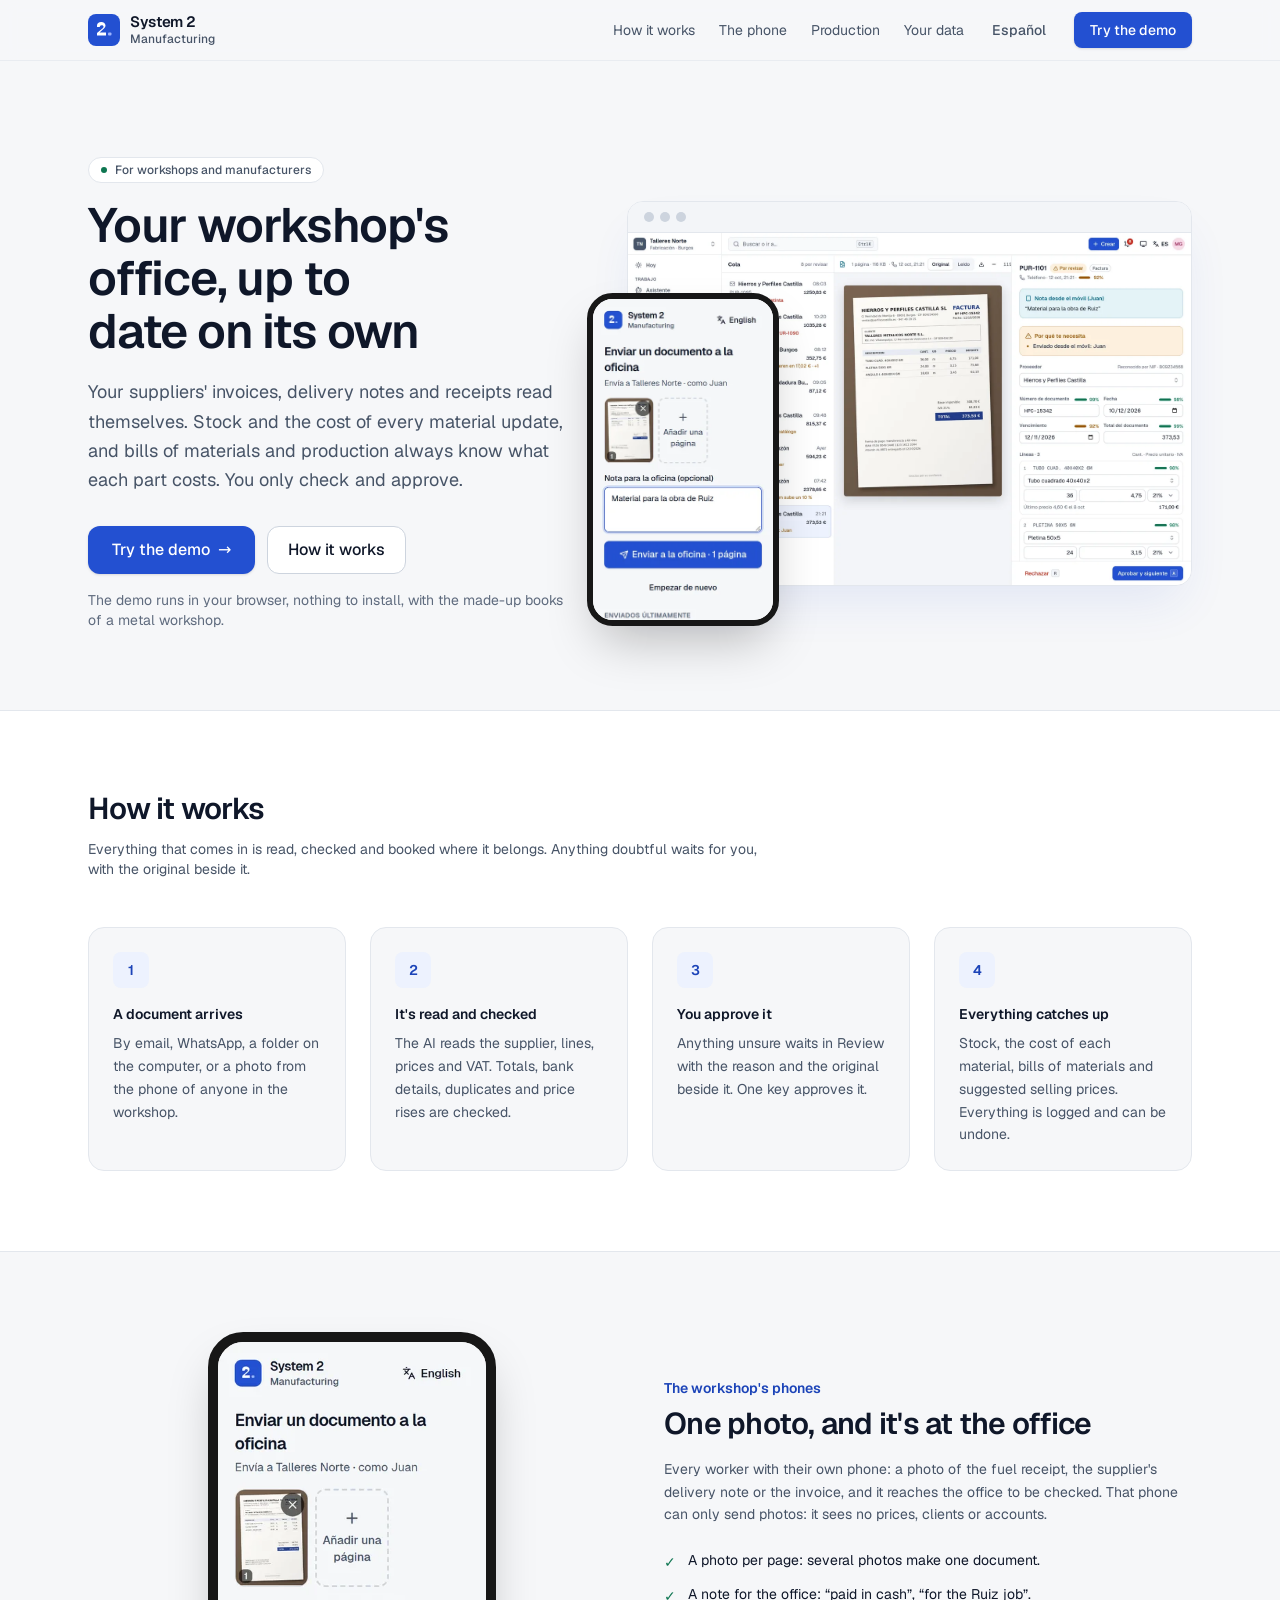
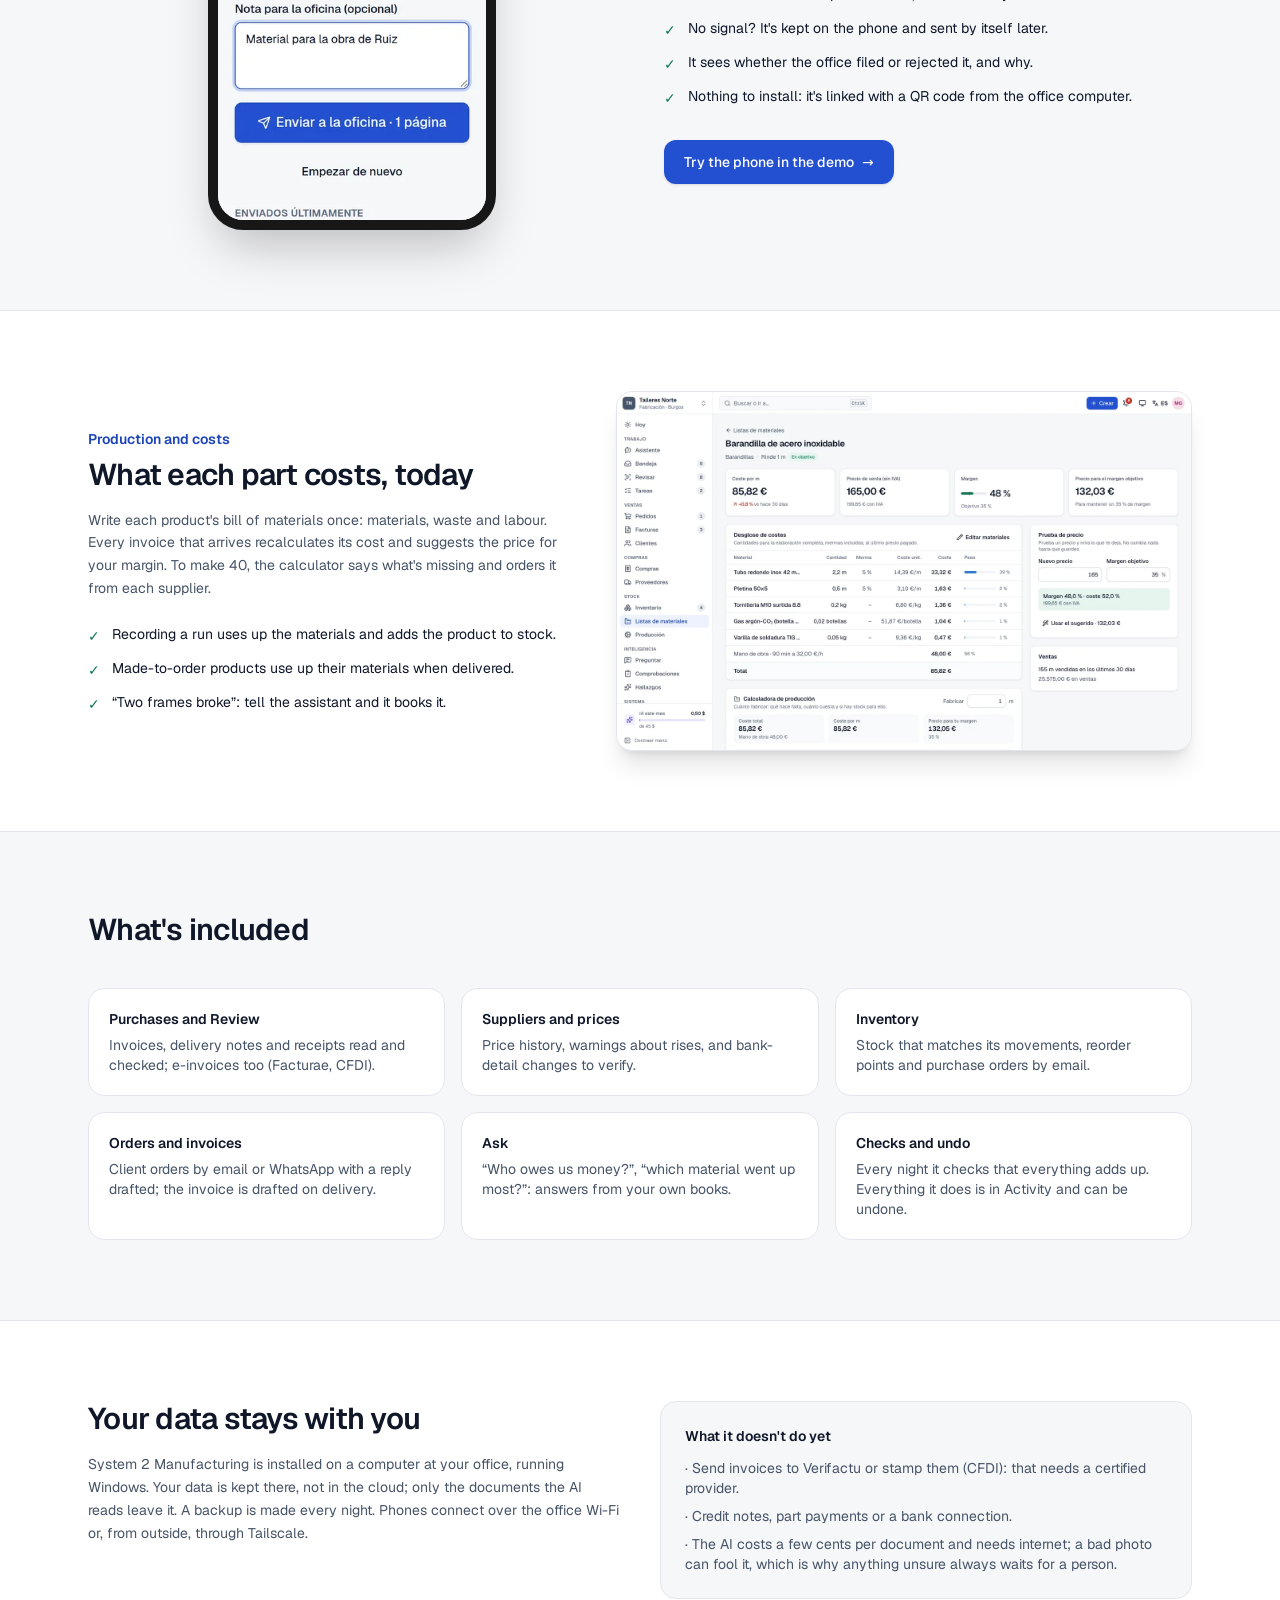
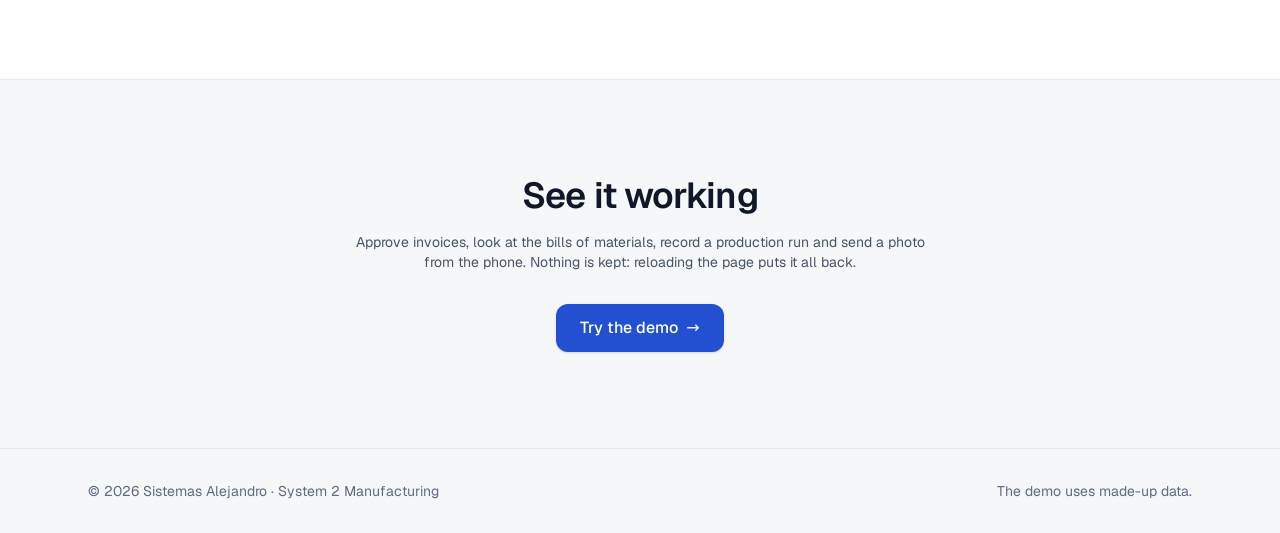
<file: index.html>
<!doctype html>
<html lang="es" data-lang="es">
  <head>
    <meta charset="UTF-8" />
    <meta name="viewport" content="width=device-width, initial-scale=1.0" />
    <title>System 2 Manufacturing · La oficina de tu taller, al día sola</title>
    <meta
      name="description"
      content="Para talleres y fabricantes: las facturas, albaranes y tickets se leen solos, el stock y los costes se actualizan y la producción sabe lo que cuesta cada pieza. Prueba la demo en el navegador."
    />
    <link rel="icon" type="image/svg+xml" href="./favicon.svg" />
    <meta property="og:title" content="System 2 Manufacturing" />
    <meta property="og:description" content="La oficina de tu taller, al día sola. Prueba la demo en el navegador." />
    <meta property="og:image" content="./shots/review.webp" />
    <meta name="theme-color" content="#f6f7f9" media="(prefers-color-scheme: light)" />
    <meta name="theme-color" content="#0b0d12" media="(prefers-color-scheme: dark)" />
    <style>
      html { background: #f6f7f9; color-scheme: light; }
      html.dark { background: #0b0d12; color-scheme: dark; }
      html[data-lang="es"] [data-l="en"], html[data-lang="en"] [data-l="es"] { display: none !important; }
    </style>
    <script>
      // Language (the visitor's, unless chosen here) and theme (the system's), before the first paint.
      (function () {
        var lang = "es";
        try {
          var chosen = localStorage.getItem("s2-site-lang");
          lang = chosen || (navigator.language && navigator.language.toLowerCase().indexOf("es") !== 0 ? "en" : "es");
        } catch (_) {}
        document.documentElement.setAttribute("data-lang", lang);
        document.documentElement.lang = lang;
        document.documentElement.classList.toggle("dark", window.matchMedia("(prefers-color-scheme: dark)").matches);
      })();
    </script>
    <script type="module" crossorigin src="./assets/index-BuAAirXe.js"></script>
    <link rel="modulepreload" crossorigin href="./assets/demo-Cwmncxv_.js">
    <link rel="stylesheet" crossorigin href="./assets/demo-9RGA9DmL.css">
  </head>
  <body class="bg-background text-foreground antialiased">
    <a href="#main" class="sr-only focus:not-sr-only focus:fixed focus:top-3 focus:left-3 focus:z-50 focus:rounded-lg focus:bg-primary focus:px-3 focus:py-2 focus:text-primary-foreground">
      <span data-l="es">Ir al contenido</span><span data-l="en">Skip to content</span>
    </a>

    <header class="sticky top-0 z-40 border-b border-border/70 bg-background/85 backdrop-blur">
      <div class="mx-auto flex max-w-6xl items-center gap-4 px-4 py-3 sm:px-6">
        <a href="./index.html" class="flex items-center gap-2.5" aria-label="System 2 Manufacturing">
          <svg viewBox="0 0 32 32" class="size-8 shrink-0" aria-hidden="true">
            <rect width="32" height="32" rx="8" fill="#2350d1" />
            <path d="M9 11.5c0-2 1.7-3.5 4.2-3.5 2.6 0 4.3 1.5 4.3 3.6 0 1.6-.9 2.7-2.6 4L11.6 18.6H18v2.9H9v-2.4l5.1-4.3c1-.9 1.4-1.4 1.4-2.1 0-.8-.7-1.4-1.8-1.4-1.2 0-1.9.7-1.9 1.8H9Z" fill="#fff" />
            <rect x="20" y="18.6" width="3.5" height="2.9" rx="1" fill="#9db4ff" />
          </svg>
          <span class="grid leading-tight">
            <span class="text-[15px] font-semibold tracking-tight">System 2</span>
            <span class="text-xs font-medium text-muted">Manufacturing</span>
          </span>
        </a>
        <nav class="ml-auto hidden items-center gap-6 text-sm text-muted md:flex" aria-label="Secciones">
          <a href="#como" class="hover:text-foreground"><span data-l="es">Cómo funciona</span><span data-l="en">How it works</span></a>
          <a href="#movil" class="hover:text-foreground"><span data-l="es">El móvil</span><span data-l="en">The phone</span></a>
          <a href="#produccion" class="hover:text-foreground"><span data-l="es">Producción</span><span data-l="en">Production</span></a>
          <a href="#datos" class="hover:text-foreground"><span data-l="es">Tus datos</span><span data-l="en">Your data</span></a>
        </nav>
        <button type="button" data-toggle-lang class="ml-auto inline-flex h-9 items-center rounded-lg px-3 text-sm font-medium text-muted hover:bg-surface-2 hover:text-foreground md:ml-0">
          <span data-l="es">English</span><span data-l="en">Español</span>
        </button>
        <a href="./app.html" class="hidden h-9 items-center rounded-lg bg-primary px-4 text-sm font-medium text-primary-foreground shadow-sm hover:bg-primary-hover sm:inline-flex">
          <span data-l="es">Probar la demo</span><span data-l="en">Try the demo</span>
        </a>
      </div>
    </header>

    <main id="main">
      <!-- Hero -->
      <section class="relative overflow-hidden">
        <div class="pointer-events-none absolute -top-40 left-1/2 -z-10 h-[34rem] w-[64rem] -translate-x-1/2 rounded-full bg-primary/10 blur-3xl" aria-hidden="true"></div>
        <div class="mx-auto grid max-w-6xl gap-12 px-4 pt-16 pb-20 sm:px-6 lg:grid-cols-[1fr_1.15fr] lg:items-center lg:pt-24">
          <div>
            <p class="mb-4 inline-flex items-center gap-2 rounded-full border border-border bg-surface px-3 py-1 text-xs font-medium text-muted">
              <span class="size-1.5 rounded-full bg-success" aria-hidden="true"></span>
              <span data-l="es">Para talleres y fabricantes</span><span data-l="en">For workshops and manufacturers</span>
            </p>
            <h1 class="text-4xl leading-[1.1] font-semibold tracking-tight text-balance sm:text-5xl">
              <span data-l="es">La oficina de tu taller, al día sola</span>
              <span data-l="en">Your workshop's office, up to date on its own</span>
            </h1>
            <p class="mt-5 max-w-xl text-lg leading-relaxed text-muted">
              <span data-l="es">Las facturas, albaranes y tickets de tus proveedores se leen solos. El stock y el coste de cada material se actualizan, y las listas de materiales y la producción siempre saben lo que cuesta cada pieza. Tú solo revisas y apruebas.</span>
              <span data-l="en">Your suppliers' invoices, delivery notes and receipts read themselves. Stock and the cost of every material update, and bills of materials and production always know what each part costs. You only check and approve.</span>
            </p>
            <div class="mt-8 flex flex-wrap items-center gap-3">
              <a href="./app.html" class="inline-flex h-12 items-center gap-2 rounded-xl bg-primary px-6 text-base font-medium text-primary-foreground shadow-sm hover:bg-primary-hover">
                <span data-l="es">Probar la demo</span><span data-l="en">Try the demo</span>
                <span aria-hidden="true">→</span>
              </a>
              <a href="#como" class="inline-flex h-12 items-center rounded-xl border border-border-strong bg-surface px-5 text-base font-medium hover:bg-surface-2">
                <span data-l="es">Cómo funciona</span><span data-l="en">How it works</span>
              </a>
            </div>
            <p class="mt-4 text-sm text-subtle">
              <span data-l="es">La demo funciona en el navegador, sin instalar nada, con las cuentas inventadas de un taller metálico.</span>
              <span data-l="en">The demo runs in your browser, nothing to install, with the made-up books of a metal workshop.</span>
            </p>
          </div>
          <div class="relative">
            <figure class="overflow-hidden rounded-2xl border border-border bg-surface shadow-2xl shadow-primary/10">
              <div class="flex items-center gap-1.5 border-b border-border bg-surface-2 px-4 py-2.5" aria-hidden="true">
                <span class="size-2.5 rounded-full bg-border-strong"></span><span class="size-2.5 rounded-full bg-border-strong"></span><span class="size-2.5 rounded-full bg-border-strong"></span>
              </div>
              <img src="./shots/review.webp" width="1440" height="900" alt="" class="block w-full" data-alt-es="La pantalla Revisar: una factura fotografiada con el móvil, leída, con el proveedor y cada línea reconocidos" data-alt-en="The Review screen: an invoice photographed with a phone, read, with its supplier and every line recognised" />
            </figure>
            <figure class="absolute -bottom-10 -left-4 hidden w-40 overflow-hidden rounded-[1.6rem] border-[6px] border-neutral-900 bg-surface shadow-2xl sm:block lg:-left-10 lg:w-48">
              <img src="./shots/phone.webp" width="390" height="695" alt="" class="block w-full" data-alt-es="La pantalla del móvil: una foto de una factura lista para enviar a la oficina" data-alt-en="The phone screen: a photo of an invoice ready to send to the office" />
            </figure>
          </div>
        </div>
      </section>

      <!-- How it works -->
      <section id="como" class="scroll-mt-20 border-y border-border bg-surface">
        <div class="mx-auto max-w-6xl px-4 py-20 sm:px-6">
          <h2 class="text-3xl font-semibold tracking-tight">
            <span data-l="es">Cómo funciona</span><span data-l="en">How it works</span>
          </h2>
          <p class="mt-3 max-w-2xl text-muted">
            <span data-l="es">Todo lo que llega se lee, se comprueba y se apunta en su sitio. Lo que tiene dudas te espera, con el original al lado.</span>
            <span data-l="en">Everything that comes in is read, checked and booked where it belongs. Anything doubtful waits for you, with the original beside it.</span>
          </p>
          <ol class="mt-12 grid gap-6 sm:grid-cols-2 lg:grid-cols-4">
            <li class="rounded-2xl border border-border bg-background p-6">
              <span class="inline-flex size-9 items-center justify-center rounded-lg bg-primary-soft font-semibold text-primary-soft-foreground">1</span>
              <h3 class="mt-4 font-semibold"><span data-l="es">Llega el documento</span><span data-l="en">A document arrives</span></h3>
              <p class="mt-2 text-sm leading-relaxed text-muted">
                <span data-l="es">Por correo, por WhatsApp, en una carpeta del ordenador o con una foto del móvil de cualquiera del taller.</span>
                <span data-l="en">By email, WhatsApp, a folder on the computer, or a photo from the phone of anyone in the workshop.</span>
              </p>
            </li>
            <li class="rounded-2xl border border-border bg-background p-6">
              <span class="inline-flex size-9 items-center justify-center rounded-lg bg-primary-soft font-semibold text-primary-soft-foreground">2</span>
              <h3 class="mt-4 font-semibold"><span data-l="es">Se lee y se comprueba</span><span data-l="en">It's read and checked</span></h3>
              <p class="mt-2 text-sm leading-relaxed text-muted">
                <span data-l="es">La IA lee el proveedor, las líneas, los precios y el IVA. Se comprueban los totales, la cuenta bancaria, los duplicados y las subidas de precio.</span>
                <span data-l="en">The AI reads the supplier, lines, prices and VAT. Totals, bank details, duplicates and price rises are checked.</span>
              </p>
            </li>
            <li class="rounded-2xl border border-border bg-background p-6">
              <span class="inline-flex size-9 items-center justify-center rounded-lg bg-primary-soft font-semibold text-primary-soft-foreground">3</span>
              <h3 class="mt-4 font-semibold"><span data-l="es">Tú lo apruebas</span><span data-l="en">You approve it</span></h3>
              <p class="mt-2 text-sm leading-relaxed text-muted">
                <span data-l="es">Lo que tiene dudas espera en Revisar con el motivo y el original al lado. Se aprueba con una tecla.</span>
                <span data-l="en">Anything unsure waits in Review with the reason and the original beside it. One key approves it.</span>
              </p>
            </li>
            <li class="rounded-2xl border border-border bg-background p-6">
              <span class="inline-flex size-9 items-center justify-center rounded-lg bg-primary-soft font-semibold text-primary-soft-foreground">4</span>
              <h3 class="mt-4 font-semibold"><span data-l="es">Todo se pone al día</span><span data-l="en">Everything catches up</span></h3>
              <p class="mt-2 text-sm leading-relaxed text-muted">
                <span data-l="es">El stock, el coste de cada material, las listas de materiales y los precios de venta sugeridos. Todo queda apuntado y se puede deshacer.</span>
                <span data-l="en">Stock, the cost of each material, bills of materials and suggested selling prices. Everything is logged and can be undone.</span>
              </p>
            </li>
          </ol>
        </div>
      </section>

      <!-- The phone -->
      <section id="movil" class="scroll-mt-20">
        <div class="mx-auto grid max-w-6xl gap-12 px-4 py-20 sm:px-6 lg:grid-cols-2 lg:items-center">
          <div class="order-2 flex justify-center lg:order-1">
            <figure class="w-64 overflow-hidden rounded-[2.2rem] border-[10px] border-neutral-900 bg-surface shadow-2xl sm:w-72">
              <img src="./shots/phone.webp" width="390" height="695" alt="" class="block w-full" data-alt-es="El móvil de un trabajador con la foto de una factura y una nota, listo para enviar" data-alt-en="A worker's phone with the photo of an invoice and a note, ready to send" />
            </figure>
          </div>
          <div class="order-1 lg:order-2">
            <p class="text-sm font-semibold text-link"><span data-l="es">Los móviles del taller</span><span data-l="en">The workshop's phones</span></p>
            <h2 class="mt-2 text-3xl font-semibold tracking-tight">
              <span data-l="es">Una foto, y está en la oficina</span><span data-l="en">One photo, and it's at the office</span>
            </h2>
            <p class="mt-4 text-muted leading-relaxed">
              <span data-l="es">Cada trabajador con su móvil: foto al ticket del gasoil, al albarán del proveedor o a la factura, y llega a la oficina para revisarla. Ese móvil solo puede enviar fotos: no ve precios, clientes ni cuentas.</span>
              <span data-l="en">Every worker with their own phone: a photo of the fuel receipt, the supplier's delivery note or the invoice, and it reaches the office to be checked. That phone can only send photos: it sees no prices, clients or accounts.</span>
            </p>
            <ul class="mt-6 grid gap-3 text-sm">
              <li class="flex gap-3"><span class="mt-0.5 text-success" aria-hidden="true">✓</span><span><span data-l="es">Una foto por página: varias fotos son un solo documento.</span><span data-l="en">A photo per page: several photos make one document.</span></span></li>
              <li class="flex gap-3"><span class="mt-0.5 text-success" aria-hidden="true">✓</span><span><span data-l="es">Una nota para la oficina: «pagado en efectivo», «para la obra de Ruiz».</span><span data-l="en">A note for the office: “paid in cash”, “for the Ruiz job”.</span></span></li>
              <li class="flex gap-3"><span class="mt-0.5 text-success" aria-hidden="true">✓</span><span><span data-l="es">Sin cobertura, se guarda en el móvil y se envía solo después.</span><span data-l="en">No signal? It's kept on the phone and sent by itself later.</span></span></li>
              <li class="flex gap-3"><span class="mt-0.5 text-success" aria-hidden="true">✓</span><span><span data-l="es">Ve si la oficina lo archivó o lo rechazó, y por qué.</span><span data-l="en">It sees whether the office filed or rejected it, and why.</span></span></li>
              <li class="flex gap-3"><span class="mt-0.5 text-success" aria-hidden="true">✓</span><span><span data-l="es">Sin instalar nada: se vincula con un código QR desde el ordenador de la oficina.</span><span data-l="en">Nothing to install: it's linked with a QR code from the office computer.</span></span></li>
            </ul>
            <a href="./app.html?phone=1" class="mt-8 inline-flex h-11 items-center gap-2 rounded-xl bg-primary px-5 font-medium text-primary-foreground shadow-sm hover:bg-primary-hover">
              <span data-l="es">Probar el móvil en la demo</span><span data-l="en">Try the phone in the demo</span>
              <span aria-hidden="true">→</span>
            </a>
          </div>
        </div>
      </section>

      <!-- Production -->
      <section id="produccion" class="scroll-mt-20 border-y border-border bg-surface">
        <div class="mx-auto grid max-w-6xl gap-12 px-4 py-20 sm:px-6 lg:grid-cols-[1fr_1.2fr] lg:items-center">
          <div>
            <p class="text-sm font-semibold text-link"><span data-l="es">Producción y costes</span><span data-l="en">Production and costs</span></p>
            <h2 class="mt-2 text-3xl font-semibold tracking-tight">
              <span data-l="es">Lo que cuesta cada pieza, hoy</span><span data-l="en">What each part costs, today</span>
            </h2>
            <p class="mt-4 text-muted leading-relaxed">
              <span data-l="es">Escribe una vez la lista de materiales de cada producto: materiales, mermas y mano de obra. Cada factura que llega recalcula su coste y te sugiere el precio para tu margen. Para fabricar 40, la calculadora dice qué falta y lo pide a cada proveedor.</span>
              <span data-l="en">Write each product's bill of materials once: materials, waste and labour. Every invoice that arrives recalculates its cost and suggests the price for your margin. To make 40, the calculator says what's missing and orders it from each supplier.</span>
            </p>
            <ul class="mt-6 grid gap-3 text-sm">
              <li class="flex gap-3"><span class="mt-0.5 text-success" aria-hidden="true">✓</span><span><span data-l="es">Registrar una producción gasta los materiales y suma el producto al stock.</span><span data-l="en">Recording a run uses up the materials and adds the product to stock.</span></span></li>
              <li class="flex gap-3"><span class="mt-0.5 text-success" aria-hidden="true">✓</span><span><span data-l="es">Los productos a medida gastan sus materiales al entregarse.</span><span data-l="en">Made-to-order products use up their materials when delivered.</span></span></li>
              <li class="flex gap-3"><span class="mt-0.5 text-success" aria-hidden="true">✓</span><span><span data-l="es">«Se rompieron 2 bastidores»: se lo dices al asistente y lo apunta.</span><span data-l="en">“Two frames broke”: tell the assistant and it books it.</span></span></li>
            </ul>
          </div>
          <figure class="overflow-hidden rounded-2xl border border-border bg-background shadow-xl">
            <img src="./shots/bom.webp" width="1440" height="900" alt="" class="block w-full" data-alt-es="Una lista de materiales con el coste de cada material, la mano de obra y el precio sugerido" data-alt-en="A bill of materials with the cost of each material, labour and the suggested price" />
          </figure>
        </div>
      </section>

      <!-- Features -->
      <section class="mx-auto max-w-6xl px-4 py-20 sm:px-6">
        <h2 class="text-3xl font-semibold tracking-tight"><span data-l="es">Qué incluye</span><span data-l="en">What's included</span></h2>
        <ul class="mt-10 grid gap-4 sm:grid-cols-2 lg:grid-cols-3">
          <li class="rounded-2xl border border-border bg-surface p-5"><h3 class="font-semibold"><span data-l="es">Compras y Revisar</span><span data-l="en">Purchases and Review</span></h3><p class="mt-1.5 text-sm text-muted"><span data-l="es">Facturas, albaranes y tickets leídos y comprobados; también facturas electrónicas (Facturae, CFDI).</span><span data-l="en">Invoices, delivery notes and receipts read and checked; e-invoices too (Facturae, CFDI).</span></p></li>
          <li class="rounded-2xl border border-border bg-surface p-5"><h3 class="font-semibold"><span data-l="es">Proveedores y precios</span><span data-l="en">Suppliers and prices</span></h3><p class="mt-1.5 text-sm text-muted"><span data-l="es">Historial de precios, avisos de subidas y cambios de cuenta bancaria que hay que verificar.</span><span data-l="en">Price history, warnings about rises, and bank-detail changes to verify.</span></p></li>
          <li class="rounded-2xl border border-border bg-surface p-5"><h3 class="font-semibold"><span data-l="es">Inventario</span><span data-l="en">Inventory</span></h3><p class="mt-1.5 text-sm text-muted"><span data-l="es">Stock que cuadra con sus movimientos, puntos de pedido y pedidos a proveedor por correo.</span><span data-l="en">Stock that matches its movements, reorder points and purchase orders by email.</span></p></li>
          <li class="rounded-2xl border border-border bg-surface p-5"><h3 class="font-semibold"><span data-l="es">Pedidos y facturas</span><span data-l="en">Orders and invoices</span></h3><p class="mt-1.5 text-sm text-muted"><span data-l="es">Pedidos de clientes por correo o WhatsApp con respuesta preparada; la factura se prepara al entregar.</span><span data-l="en">Client orders by email or WhatsApp with a reply drafted; the invoice is drafted on delivery.</span></p></li>
          <li class="rounded-2xl border border-border bg-surface p-5"><h3 class="font-semibold"><span data-l="es">Preguntar</span><span data-l="en">Ask</span></h3><p class="mt-1.5 text-sm text-muted"><span data-l="es">«¿Quién nos debe dinero?», «¿qué material ha subido más?»: respuestas sacadas de tus cuentas.</span><span data-l="en">“Who owes us money?”, “which material went up most?”: answers from your own books.</span></p></li>
          <li class="rounded-2xl border border-border bg-surface p-5"><h3 class="font-semibold"><span data-l="es">Comprobaciones y deshacer</span><span data-l="en">Checks and undo</span></h3><p class="mt-1.5 text-sm text-muted"><span data-l="es">Cada noche se revisa que todo cuadre. Todo lo que hace queda en Actividad y se puede deshacer.</span><span data-l="en">Every night it checks that everything adds up. Everything it does is in Activity and can be undone.</span></p></li>
        </ul>
      </section>

      <!-- Your data -->
      <section id="datos" class="scroll-mt-20 border-y border-border bg-surface">
        <div class="mx-auto grid max-w-6xl gap-10 px-4 py-20 sm:px-6 lg:grid-cols-2">
          <div>
            <h2 class="text-3xl font-semibold tracking-tight"><span data-l="es">Tus datos se quedan contigo</span><span data-l="en">Your data stays with you</span></h2>
            <p class="mt-4 text-muted leading-relaxed">
              <span data-l="es">System 2 Manufacturing se instala en un ordenador de tu oficina, con Windows. Tus datos se guardan ahí, no en la nube; solo salen los documentos que lee la IA. Cada noche se hace una copia de seguridad. Los móviles se conectan por la wifi de la oficina o, desde fuera, por Tailscale.</span>
              <span data-l="en">System 2 Manufacturing is installed on a computer at your office, running Windows. Your data is kept there, not in the cloud; only the documents the AI reads leave it. A backup is made every night. Phones connect over the office Wi-Fi or, from outside, through Tailscale.</span>
            </p>
          </div>
          <div class="rounded-2xl border border-border bg-background p-6">
            <h3 class="font-semibold"><span data-l="es">Lo que todavía no hace</span><span data-l="en">What it doesn't do yet</span></h3>
            <ul class="mt-3 grid gap-2 text-sm text-muted">
              <li><span data-l="es">· Enviar las facturas a Verifactu ni timbrarlas (CFDI): eso necesita un proveedor certificado.</span><span data-l="en">· Send invoices to Verifactu or stamp them (CFDI): that needs a certified provider.</span></li>
              <li><span data-l="es">· Facturas rectificativas, cobros parciales ni conexión con el banco.</span><span data-l="en">· Credit notes, part payments or a bank connection.</span></li>
              <li><span data-l="es">· La IA cuesta unos céntimos por documento y necesita internet; con una foto mala puede equivocarse, por eso lo dudoso siempre espera a una persona.</span><span data-l="en">· The AI costs a few cents per document and needs internet; a bad photo can fool it, which is why anything unsure always waits for a person.</span></li>
            </ul>
          </div>
        </div>
      </section>

      <!-- Call to action -->
      <section class="mx-auto max-w-6xl px-4 py-24 text-center sm:px-6">
        <h2 class="text-3xl font-semibold tracking-tight sm:text-4xl"><span data-l="es">Míralo funcionar</span><span data-l="en">See it working</span></h2>
        <p class="mx-auto mt-4 max-w-xl text-muted">
          <span data-l="es">Aprueba facturas, mira las listas de materiales, registra una producción y envía una foto desde el móvil. Nada se guarda: recargar la página lo deja como al principio.</span>
          <span data-l="en">Approve invoices, look at the bills of materials, record a production run and send a photo from the phone. Nothing is kept: reloading the page puts it all back.</span>
        </p>
        <div class="mt-8 flex flex-wrap items-center justify-center gap-3">
          <a href="./app.html" class="inline-flex h-12 items-center gap-2 rounded-xl bg-primary px-6 text-base font-medium text-primary-foreground shadow-sm hover:bg-primary-hover">
            <span data-l="es">Probar la demo</span><span data-l="en">Try the demo</span><span aria-hidden="true">→</span>
          </a>
          <a data-contact href="#" hidden class="inline-flex h-12 items-center rounded-xl border border-border-strong bg-surface px-5 text-base font-medium hover:bg-surface-2">
            <span data-l="es">Hablemos</span><span data-l="en">Get in touch</span>
          </a>
        </div>
      </section>
    </main>

    <footer class="border-t border-border">
      <div class="mx-auto flex max-w-6xl flex-wrap items-center justify-between gap-3 px-4 py-8 text-sm text-subtle sm:px-6">
        <span>© <span data-year>2026</span> Sistemas Alejandro · System 2 Manufacturing</span>
        <span data-l="es">La demo usa datos inventados.</span><span data-l="en">The demo uses made-up data.</span>
      </div>
    </footer>
  </body>
</html>
</file>
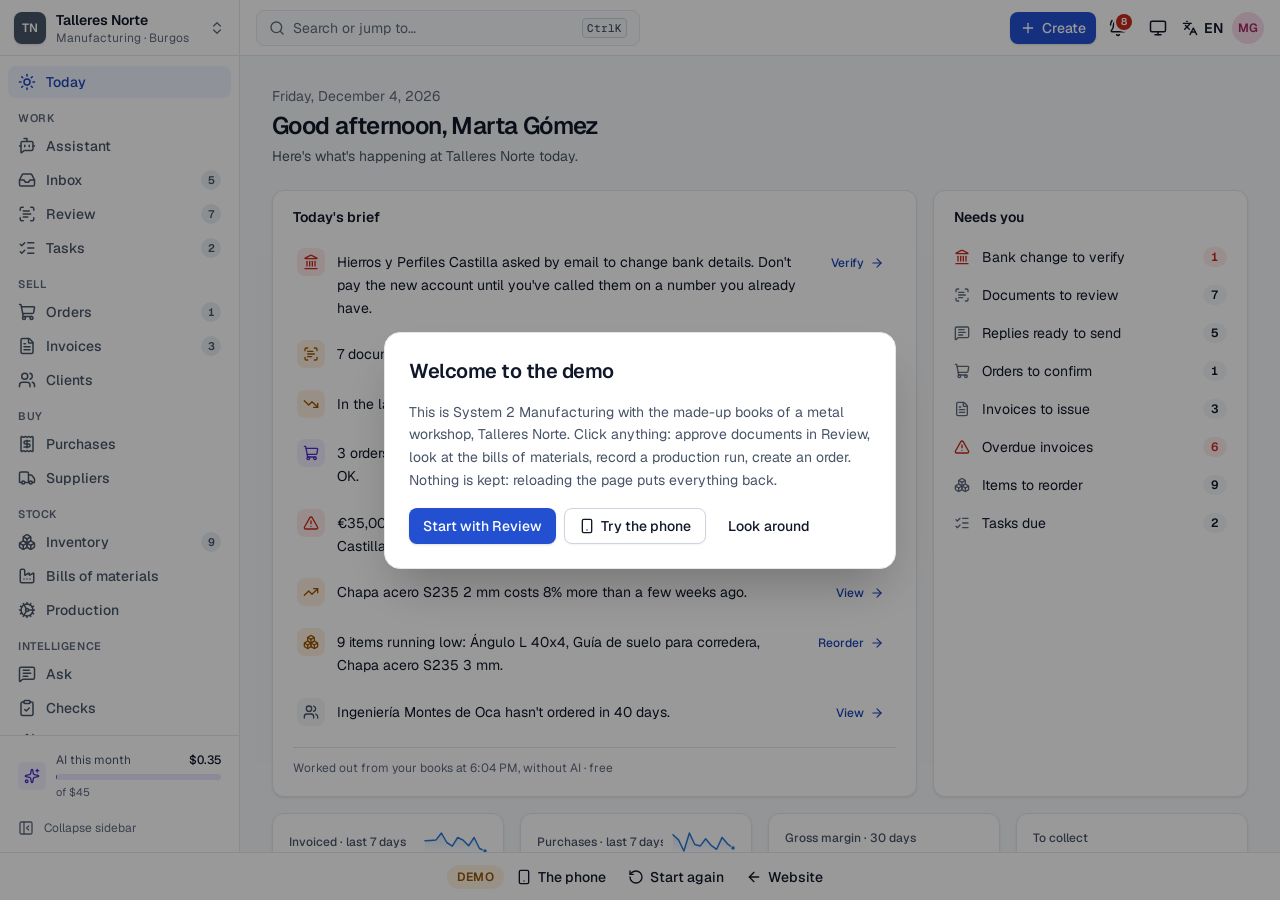
<file: app.html>
<!doctype html>
<html lang="es">
  <head>
    <meta charset="UTF-8" />
    <meta name="viewport" content="width=device-width, initial-scale=1.0, viewport-fit=cover" />
    <meta name="robots" content="noindex" />
    <meta name="description" content="Demo de System 2 Manufacturing con datos de ejemplo: la oficina de un taller que lee facturas, lleva el stock, los costes y la producción." />
    <link rel="icon" type="image/svg+xml" href="./favicon.svg" />
    <meta name="theme-color" content="#f6f7f9" media="(prefers-color-scheme: light)" />
    <meta name="theme-color" content="#0b0d12" media="(prefers-color-scheme: dark)" />
    <title>System 2 Manufacturing · Demo</title>
    <style>
      html { background: #f6f7f9; color-scheme: light; }
      html.dark { background: #0b0d12; color-scheme: dark; }
      .s2-boot { display: flex; min-height: 100dvh; flex-direction: column; gap: 1rem; align-items: center; justify-content: center; font: 15px system-ui, sans-serif; color: #475467; }
      html.dark .s2-boot { color: #9aa4b2; }
      .s2-boot svg { animation: s2-pulse 1.4s ease-in-out infinite; }
      @keyframes s2-pulse { 50% { opacity: 0.55 } }
      @media (prefers-reduced-motion: reduce) { .s2-boot svg { animation: none } }
    </style>
    <script>
      // The saved theme and language before the first paint (the app keeps them in this browser).
      (function () {
        try {
          var saved = JSON.parse(localStorage.getItem("s2:ui") || "{}").state || {};
          var theme = saved.theme || "system";
          var dark = theme === "dark" || (theme === "system" && window.matchMedia("(prefers-color-scheme: dark)").matches);
          document.documentElement.classList.toggle("dark", dark);
          var lang = saved.language || (navigator.language && navigator.language.toLowerCase().indexOf("es") === 0 ? "es" : "en");
          document.documentElement.lang = lang;
          if (lang === "en") document.addEventListener("DOMContentLoaded", function () {
            var text = document.getElementById("s2-boot-text");
            if (text) text.textContent = "Preparing the demo…";
          });
        } catch (_) {}
      })();
    </script>
    <script type="module" crossorigin src="./assets/app-RpMnCAJI.js"></script>
    <link rel="modulepreload" crossorigin href="./assets/demo-Cwmncxv_.js">
    <link rel="modulepreload" crossorigin href="./assets/use-format-eQDYdCDF.js">
    <link rel="stylesheet" crossorigin href="./assets/demo-9RGA9DmL.css">
    <link rel="stylesheet" crossorigin href="./assets/use-format-D8K2R-wk.css">
    <link rel="stylesheet" crossorigin href="./assets/app-CuPwm-Ff.css">
  </head>
  <body>
    <div id="root">
      <div class="s2-boot" role="status">
        <svg viewBox="0 0 32 32" width="44" height="44" aria-hidden="true">
          <rect width="32" height="32" rx="8" fill="#2350d1" />
          <path d="M9 11.5c0-2 1.7-3.5 4.2-3.5 2.6 0 4.3 1.5 4.3 3.6 0 1.6-.9 2.7-2.6 4L11.6 18.6H18v2.9H9v-2.4l5.1-4.3c1-.9 1.4-1.4 1.4-2.1 0-.8-.7-1.4-1.8-1.4-1.2 0-1.9.7-1.9 1.8H9Z" fill="#fff" />
          <rect x="20" y="18.6" width="3.5" height="2.9" rx="1" fill="#9db4ff" />
        </svg>
        <span id="s2-boot-text">Preparando la demo…</span>
      </div>
    </div>
  </body>
</html>
</file>
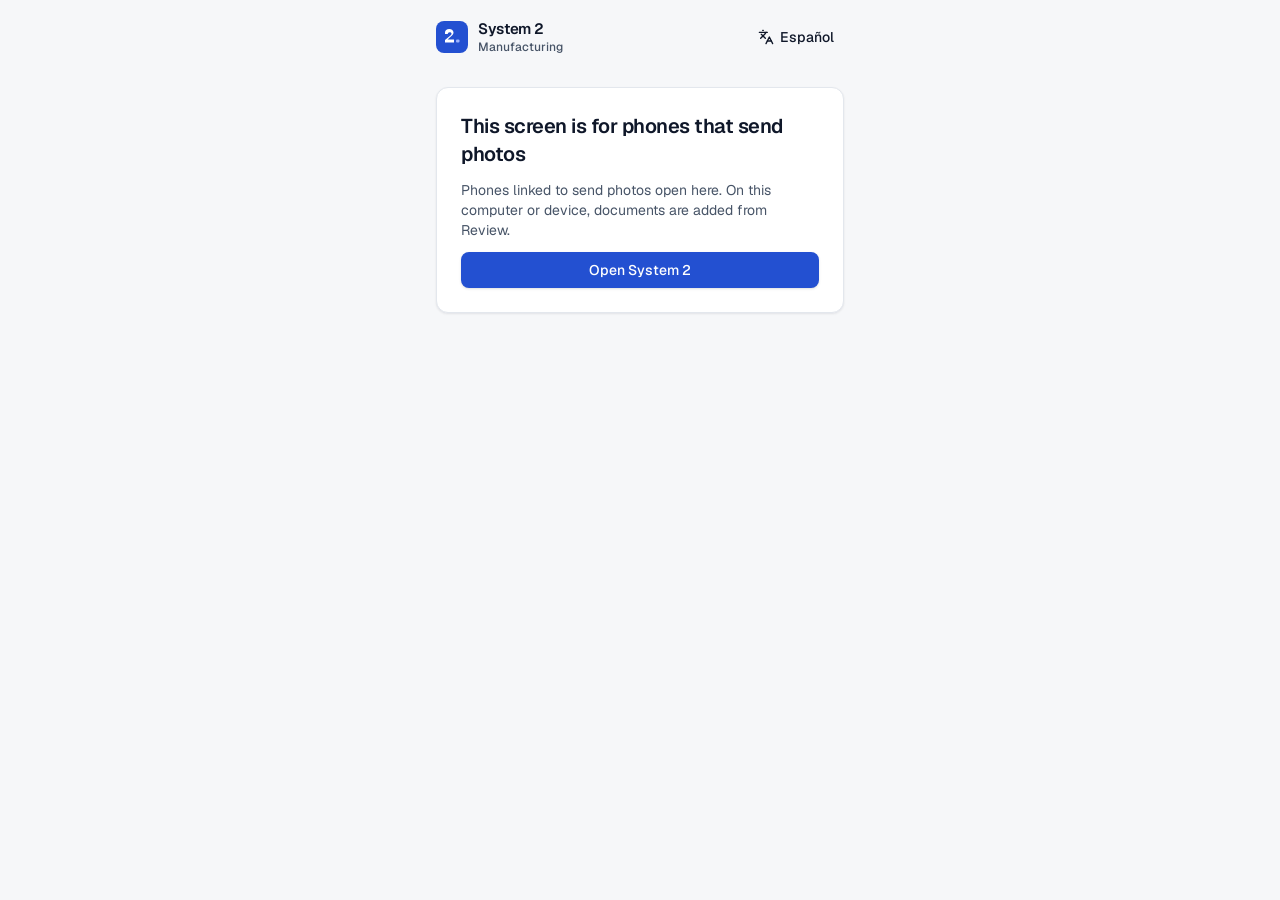
<file: phone.html>
<!doctype html>
<html lang="es">
  <head>
    <meta charset="UTF-8" />
    <meta name="viewport" content="width=device-width, initial-scale=1.0, viewport-fit=cover" />
    <meta name="robots" content="noindex" />
    <title>System 2 Manufacturing · Móvil</title>
    <style>
      html { background: #f6f7f9; color-scheme: light; }
      html.dark { background: #0b0d12; color-scheme: dark; }
    </style>
    <script>
      (function () {
        try {
          var saved = JSON.parse(localStorage.getItem("s2:ui") || "{}").state || {};
          var theme = saved.theme || "system";
          var dark = theme === "dark" || (theme === "system" && window.matchMedia("(prefers-color-scheme: dark)").matches);
          document.documentElement.classList.toggle("dark", dark);
          if (saved.language) document.documentElement.lang = saved.language;
        } catch (_) {}
      })();
    </script>
    <script type="module" crossorigin src="./assets/phone-BFtknG2G.js"></script>
    <link rel="modulepreload" crossorigin href="./assets/demo-Cwmncxv_.js">
    <link rel="modulepreload" crossorigin href="./assets/use-format-eQDYdCDF.js">
    <link rel="modulepreload" crossorigin href="./assets/logo-C3Y4vIX_.js">
    <link rel="modulepreload" crossorigin href="./assets/card-Choa3vDI.js">
    <link rel="modulepreload" crossorigin href="./assets/confirm-dialog-OvVpe2az.js">
    <link rel="modulepreload" crossorigin href="./assets/input-Ckh1K-pX.js">
    <link rel="modulepreload" crossorigin href="./assets/circle-check-CYbT1U_N.js">
    <link rel="modulepreload" crossorigin href="./assets/send-B1LTFy-o.js">
    <link rel="modulepreload" crossorigin href="./assets/circle-x-DUdoGMpY.js">
    <link rel="modulepreload" crossorigin href="./assets/hourglass-B8kvtPYj.js">
    <link rel="modulepreload" crossorigin href="./assets/capture-page-CYJkxQuc.js">
    <link rel="stylesheet" crossorigin href="./assets/demo-9RGA9DmL.css">
    <link rel="stylesheet" crossorigin href="./assets/use-format-D8K2R-wk.css">
  </head>
  <body>
    <div id="root"></div>
  </body>
</html>
</file>
<file: assets/demo-9RGA9DmL.css>
@font-face{font-family:Geist Variable;font-style:normal;font-display:swap;font-weight:100 900;src:url(./geist-cyrillic-ext-wght-normal-DjL33-gN.woff2) format("woff2-variations");unicode-range:U+0460-052F,U+1C80-1C8A,U+20B4,U+2DE0-2DFF,U+A640-A69F,U+FE2E-FE2F}@font-face{font-family:Geist Variable;font-style:normal;font-display:swap;font-weight:100 900;src:url(./geist-cyrillic-wght-normal-BEAKL7Jp.woff2) format("woff2-variations");unicode-range:U+0301,U+0400-045F,U+0490-0491,U+04B0-04B1,U+2116}@font-face{font-family:Geist Variable;font-style:normal;font-display:swap;font-weight:100 900;src:url(./geist-vietnamese-wght-normal-6IgcOCM7.woff2) format("woff2-variations");unicode-range:U+0102-0103,U+0110-0111,U+0128-0129,U+0168-0169,U+01A0-01A1,U+01AF-01B0,U+0300-0301,U+0303-0304,U+0308-0309,U+0323,U+0329,U+1EA0-1EF9,U+20AB}@font-face{font-family:Geist Variable;font-style:normal;font-display:swap;font-weight:100 900;src:url(./geist-latin-ext-wght-normal-DC-KSUi6.woff2) format("woff2-variations");unicode-range:U+0100-02BA,U+02BD-02C5,U+02C7-02CC,U+02CE-02D7,U+02DD-02FF,U+0304,U+0308,U+0329,U+1D00-1DBF,U+1E00-1E9F,U+1EF2-1EFF,U+2020,U+20A0-20AB,U+20AD-20C0,U+2113,U+2C60-2C7F,U+A720-A7FF}@font-face{font-family:Geist Variable;font-style:normal;font-display:swap;font-weight:100 900;src:url(./geist-latin-wght-normal-BgDaEnEv.woff2) format("woff2-variations");unicode-range:U+0000-00FF,U+0131,U+0152-0153,U+02BB-02BC,U+02C6,U+02DA,U+02DC,U+0304,U+0308,U+0329,U+2000-206F,U+20AC,U+2122,U+2191,U+2193,U+2212,U+2215,U+FEFF,U+FFFD}@layer properties{@supports (((-webkit-hyphens:none)) and (not (margin-trim:inline))) or ((-moz-orient:inline) and (not (color:rgb(from red r g b)))){*,:before,:after,::backdrop{--tw-border-spacing-x:0;--tw-border-spacing-y:0;--tw-translate-x:0;--tw-translate-y:0;--tw-translate-z:0;--tw-rotate-x:initial;--tw-rotate-y:initial;--tw-rotate-z:initial;--tw-skew-x:initial;--tw-skew-y:initial;--tw-space-y-reverse:0;--tw-divide-y-reverse:0;--tw-border-style:solid;--tw-leading:initial;--tw-font-weight:initial;--tw-tracking:initial;--tw-ordinal:initial;--tw-slashed-zero:initial;--tw-numeric-figure:initial;--tw-numeric-spacing:initial;--tw-numeric-fraction:initial;--tw-shadow:0 0 #0000;--tw-shadow-color:initial;--tw-shadow-alpha:100%;--tw-inset-shadow:0 0 #0000;--tw-inset-shadow-color:initial;--tw-inset-shadow-alpha:100%;--tw-ring-color:initial;--tw-ring-shadow:0 0 #0000;--tw-inset-ring-color:initial;--tw-inset-ring-shadow:0 0 #0000;--tw-ring-inset:initial;--tw-ring-offset-width:0px;--tw-ring-offset-color:#fff;--tw-ring-offset-shadow:0 0 #0000;--tw-outline-style:solid;--tw-blur:initial;--tw-brightness:initial;--tw-contrast:initial;--tw-grayscale:initial;--tw-hue-rotate:initial;--tw-invert:initial;--tw-opacity:initial;--tw-saturate:initial;--tw-sepia:initial;--tw-drop-shadow:initial;--tw-drop-shadow-color:initial;--tw-drop-shadow-alpha:100%;--tw-drop-shadow-size:initial;--tw-backdrop-blur:initial;--tw-backdrop-brightness:initial;--tw-backdrop-contrast:initial;--tw-backdrop-grayscale:initial;--tw-backdrop-hue-rotate:initial;--tw-backdrop-invert:initial;--tw-backdrop-opacity:initial;--tw-backdrop-saturate:initial;--tw-backdrop-sepia:initial;--tw-duration:initial;--tw-ease:initial;--tw-content:""}}}@layer theme{:root,:host{--font-sans:"Geist Variable", ui-sans-serif, system-ui, -apple-system, "Segoe UI", sans-serif;--font-mono:"Geist Mono Variable", ui-monospace, SFMono-Regular, Menlo, Consolas, monospace;--color-neutral-900:oklch(20.5% 0 none);--color-black:#000;--color-white:#fff;--spacing:.25rem;--container-xs:20rem;--container-sm:24rem;--container-md:28rem;--container-lg:32rem;--container-xl:36rem;--container-2xl:42rem;--container-3xl:48rem;--container-4xl:56rem;--container-5xl:64rem;--container-6xl:72rem;--text-xs:.75rem;--text-xs--line-height:calc(1 / .75);--text-sm:.875rem;--text-sm--line-height:calc(1.25 / .875);--text-base:1rem;--text-base--line-height: 1.5 ;--text-lg:1.125rem;--text-lg--line-height:calc(1.75 / 1.125);--text-xl:1.25rem;--text-xl--line-height:calc(1.75 / 1.25);--text-2xl:1.5rem;--text-2xl--line-height:calc(2 / 1.5);--text-3xl:1.875rem;--text-3xl--line-height: 1.2 ;--text-4xl:2.25rem;--text-4xl--line-height:calc(2.5 / 2.25);--text-5xl:3rem;--text-5xl--line-height:1;--font-weight-normal:400;--font-weight-medium:500;--font-weight-semibold:600;--font-weight-bold:700;--font-weight-black:900;--tracking-tight:-.025em;--tracking-wide:.025em;--tracking-wider:.05em;--leading-tight:1.25;--leading-snug:1.375;--leading-relaxed:1.625;--radius-md:.375rem;--radius-lg:.5rem;--radius-xl:.75rem;--radius-2xl:1rem;--radius-3xl:1.5rem;--ease-out:cubic-bezier(0, 0, .2, 1);--ease-in-out:cubic-bezier(.4, 0, .2, 1);--animate-spin:spin 1s linear infinite;--animate-pulse:pulse 2s cubic-bezier(.4, 0, .6, 1) infinite;--blur-sm:8px;--blur-3xl:64px;--default-transition-duration:.15s;--default-transition-timing-function:cubic-bezier(.4, 0, .2, 1);--default-font-family:var(--font-sans);--default-mono-font-family:var(--font-mono);--text-2xs:.6875rem;--text-2xs--line-height:1rem;--animate-fade-in:fade-in .14s ease-out;--animate-pop-in:pop-in .16s cubic-bezier(.16, 1, .3, 1);--animate-slide-in-right:slide-in-right .24s cubic-bezier(.16, 1, .3, 1);--animate-slide-in-left:slide-in-left .24s cubic-bezier(.16, 1, .3, 1)}}@layer base{*,:after,:before,::backdrop{box-sizing:border-box;border:0 solid;margin:0;padding:0}::file-selector-button{box-sizing:border-box;border:0 solid;margin:0;padding:0}html,:host{-webkit-text-size-adjust:100%;tab-size:4;line-height:1.5;font-family:var(--default-font-family,-apple-system, BlinkMacSystemFont, "Segoe UI", Roboto, "Helvetica Neue", "Noto Sans", Arial, sans-serif, "Apple Color Emoji", "Segoe UI Emoji", "Segoe UI Symbol", "Noto Color Emoji");font-feature-settings:var(--default-font-feature-settings,normal);font-variation-settings:var(--default-font-variation-settings,normal);-webkit-tap-highlight-color:transparent}hr{height:0;color:inherit;border-top-width:1px}abbr:where([title]){-webkit-text-decoration:underline dotted;text-decoration:underline dotted}h1,h2,h3,h4,h5,h6{font-size:inherit;font-weight:inherit}a{color:inherit;-webkit-text-decoration:inherit;text-decoration:inherit}b,strong{font-weight:bolder}code,kbd,samp,pre{font-family:var(--default-mono-font-family,ui-monospace, SFMono-Regular, Menlo, Monaco, Consolas, "Liberation Mono", "Courier New", monospace);font-feature-settings:var(--default-mono-font-feature-settings,normal);font-variation-settings:var(--default-mono-font-variation-settings,normal);font-size:1em}small{font-size:80%}sub,sup{vertical-align:baseline;font-size:75%;line-height:0;position:relative}sub{bottom:-.25em}sup{top:-.5em}table{text-indent:0;border-color:inherit;border-collapse:collapse}:-moz-focusring:where(:not(iframe)){outline:auto}progress{vertical-align:baseline}summary{display:list-item}ol,ul,menu{list-style:none}img,svg,video,canvas,audio,iframe,embed,object{vertical-align:middle;display:block}img,video{max-width:100%;height:auto}button,input,select,optgroup,textarea{font:inherit;font-feature-settings:inherit;font-variation-settings:inherit;letter-spacing:inherit;color:inherit;opacity:1;background-color:#0000;border-radius:0}::file-selector-button{font:inherit;font-feature-settings:inherit;font-variation-settings:inherit;letter-spacing:inherit;color:inherit;opacity:1;background-color:#0000;border-radius:0}:where(select:is([multiple],[size])) optgroup{font-weight:bolder}:where(select:is([multiple],[size])) optgroup option{padding-inline-start:20px}::file-selector-button{margin-inline-end:4px}::placeholder{opacity:1}@supports (not ((-webkit-appearance:-apple-pay-button))) or (contain-intrinsic-size:1px){::placeholder{color:currentColor}@supports (color:color-mix(in lab,red,red)){::placeholder{color:color-mix(in oklab,currentcolor 50%,transparent)}}}textarea{resize:vertical}::-webkit-search-decoration{-webkit-appearance:none}::-webkit-date-and-time-value{min-height:1lh;text-align:inherit}::-webkit-datetime-edit{display:inline-flex}::-webkit-datetime-edit-fields-wrapper{padding:0}::-webkit-datetime-edit{padding-block:0}::-webkit-datetime-edit-year-field{padding-block:0}::-webkit-datetime-edit-month-field{padding-block:0}::-webkit-datetime-edit-day-field{padding-block:0}::-webkit-datetime-edit-hour-field{padding-block:0}::-webkit-datetime-edit-minute-field{padding-block:0}::-webkit-datetime-edit-second-field{padding-block:0}::-webkit-datetime-edit-millisecond-field{padding-block:0}::-webkit-datetime-edit-meridiem-field{padding-block:0}::-webkit-calendar-picker-indicator{line-height:1}:-moz-ui-invalid{box-shadow:none}button,input:where([type=button],[type=reset],[type=submit]){appearance:button}::file-selector-button{appearance:button}::-webkit-inner-spin-button{height:auto}::-webkit-outer-spin-button{height:auto}[hidden]:where(:not([hidden=until-found])){display:none!important}*,:after,:before,::backdrop{border-color:var(--border)}::file-selector-button{border-color:var(--border)}html{-webkit-font-smoothing:antialiased;-moz-osx-font-smoothing:grayscale;text-rendering:optimizelegibility;-webkit-tap-highlight-color:transparent}body{background:var(--background);color:var(--foreground);font-family:var(--font-sans);font-size:.875rem;line-height:1.25rem}:focus-visible{outline:2px solid var(--ring);outline-offset:2px}::selection{background:var(--primary)}@supports (color:color-mix(in lab,red,red)){::selection{background:color-mix(in oklab,var(--primary) 24%,transparent)}}[hidden]{display:none!important}button:not(:disabled),[role=button]:not([aria-disabled=true]){cursor:pointer}@media(prefers-reduced-motion:reduce){*,:before,:after{scroll-behavior:auto!important;transition-duration:.01ms!important;animation-duration:.01ms!important;animation-iteration-count:1!important}}}@layer components;@layer utilities{.pointer-events-none{pointer-events:none}.collapse{visibility:collapse}.visible{visibility:visible}.sr-only{clip-path:inset(50%);white-space:nowrap;border-width:0;width:1px;height:1px;margin:-1px;padding:0;position:absolute;overflow:hidden}.absolute{position:absolute}.fixed{position:fixed}.relative{position:relative}.static{position:static}.sticky{position:sticky}.inset-0{inset:0}.inset-x-0{inset-inline:0}.-inset-y-0\.5{inset-block:calc(var(--spacing) * -.5)}.inset-y-0{inset-block:0}.-top-40{top:calc(var(--spacing) * -40)}.top-0{top:0}.top-1{top:var(--spacing)}.top-1\.5{top:calc(var(--spacing) * 1.5)}.top-1\/2{top:50%}.top-3\.5{top:calc(var(--spacing) * 3.5)}.top-\[12vh\]{top:12vh}.top-\[calc\(0\.75rem\+env\(safe-area-inset-top\)\)\]{top:calc(.75rem + env(safe-area-inset-top))}.-right-1{right:calc(var(--spacing) * -1)}.-right-8{right:calc(var(--spacing) * -8)}.-right-24{right:calc(var(--spacing) * -24)}.right-0{right:0}.right-1{right:var(--spacing)}.right-1\.5{right:calc(var(--spacing) * 1.5)}.right-2{right:calc(var(--spacing) * 2)}.right-2\.5{right:calc(var(--spacing) * 2.5)}.right-3{right:calc(var(--spacing) * 3)}.right-3\.5{right:calc(var(--spacing) * 3.5)}.-bottom-1{bottom:calc(var(--spacing) * -1)}.-bottom-2{bottom:calc(var(--spacing) * -2)}.-bottom-10{bottom:calc(var(--spacing) * -10)}.-bottom-24{bottom:calc(var(--spacing) * -24)}.bottom-0{bottom:0}.bottom-1{bottom:var(--spacing)}.bottom-4{bottom:calc(var(--spacing) * 4)}.bottom-40{bottom:calc(var(--spacing) * 40)}.-left-4{left:calc(var(--spacing) * -4)}.-left-\[21px\]{left:-21px}.left-0{left:0}.left-1{left:var(--spacing)}.left-1\/2{left:50%}.left-2\.5{left:calc(var(--spacing) * 2.5)}.left-3{left:calc(var(--spacing) * 3)}.-z-10{z-index:-10}.z-10{z-index:10}.z-30{z-index:30}.z-40{z-index:40}.z-50{z-index:50}.z-\[1\]{z-index:1}.z-\[60\]{z-index:60}.z-\[70\]{z-index:70}.z-\[80\]{z-index:80}.z-\[100\]{z-index:100}.z-\[200\]{z-index:200}.order-1{order:1}.order-2{order:2}.col-span-2{grid-column:span 2/span 2}.col-span-3{grid-column:span 3/span 3}.m-auto{margin:auto}.-mx-4{margin-inline:calc(var(--spacing) * -4)}.mx-3{margin-inline:calc(var(--spacing) * 3)}.mx-auto{margin-inline:auto}.my-1{margin-block:var(--spacing)}.my-2{margin-block:calc(var(--spacing) * 2)}.my-auto{margin-block:auto}.-mt-0\.5{margin-top:calc(var(--spacing) * -.5)}.mt-0\.5{margin-top:calc(var(--spacing) * .5)}.mt-1{margin-top:var(--spacing)}.mt-1\.5{margin-top:calc(var(--spacing) * 1.5)}.mt-2{margin-top:calc(var(--spacing) * 2)}.mt-2\.5{margin-top:calc(var(--spacing) * 2.5)}.mt-3{margin-top:calc(var(--spacing) * 3)}.mt-4{margin-top:calc(var(--spacing) * 4)}.mt-5{margin-top:calc(var(--spacing) * 5)}.mt-6{margin-top:calc(var(--spacing) * 6)}.mt-8{margin-top:calc(var(--spacing) * 8)}.mt-10{margin-top:calc(var(--spacing) * 10)}.mt-12{margin-top:calc(var(--spacing) * 12)}.mt-auto{margin-top:auto}.mt-px{margin-top:1px}.mr-auto{margin-right:auto}.-mb-px{margin-bottom:-1px}.mb-0\.5{margin-bottom:calc(var(--spacing) * .5)}.mb-1{margin-bottom:var(--spacing)}.mb-1\.5{margin-bottom:calc(var(--spacing) * 1.5)}.mb-2{margin-bottom:calc(var(--spacing) * 2)}.mb-2\.5{margin-bottom:calc(var(--spacing) * 2.5)}.mb-3{margin-bottom:calc(var(--spacing) * 3)}.mb-4{margin-bottom:calc(var(--spacing) * 4)}.mb-5{margin-bottom:calc(var(--spacing) * 5)}.mb-6{margin-bottom:calc(var(--spacing) * 6)}.mb-8{margin-bottom:calc(var(--spacing) * 8)}.ml-1{margin-left:var(--spacing)}.ml-2{margin-left:calc(var(--spacing) * 2)}.ml-auto{margin-left:auto}.scrollbar-none::-webkit-scrollbar{display:none}.line-clamp-1{-webkit-line-clamp:1;-webkit-box-orient:vertical;display:-webkit-box;overflow:hidden}.line-clamp-2{-webkit-line-clamp:2;-webkit-box-orient:vertical;display:-webkit-box;overflow:hidden}.block{display:block}.contents{display:contents}.flex{display:flex}.grid{display:grid}.hidden{display:none}.inline-block{display:inline-block}.inline-flex{display:inline-flex}.table{display:table}.\[field-sizing\:content\]{field-sizing:content}.aspect-\[1\/1\.414\]{aspect-ratio:1/1.414}.aspect-\[3\/4\]{aspect-ratio:3/4}.size-1{width:var(--spacing);height:var(--spacing)}.size-1\.5{width:calc(var(--spacing) * 1.5);height:calc(var(--spacing) * 1.5)}.size-2{width:calc(var(--spacing) * 2);height:calc(var(--spacing) * 2)}.size-2\.5{width:calc(var(--spacing) * 2.5);height:calc(var(--spacing) * 2.5)}.size-3{width:calc(var(--spacing) * 3);height:calc(var(--spacing) * 3)}.size-3\.5{width:calc(var(--spacing) * 3.5);height:calc(var(--spacing) * 3.5)}.size-4{width:calc(var(--spacing) * 4);height:calc(var(--spacing) * 4)}.size-5{width:calc(var(--spacing) * 5);height:calc(var(--spacing) * 5)}.size-6{width:calc(var(--spacing) * 6);height:calc(var(--spacing) * 6)}.size-7{width:calc(var(--spacing) * 7);height:calc(var(--spacing) * 7)}.size-8{width:calc(var(--spacing) * 8);height:calc(var(--spacing) * 8)}.size-9{width:calc(var(--spacing) * 9);height:calc(var(--spacing) * 9)}.size-10{width:calc(var(--spacing) * 10);height:calc(var(--spacing) * 10)}.size-11{width:calc(var(--spacing) * 11);height:calc(var(--spacing) * 11)}.size-12{width:calc(var(--spacing) * 12);height:calc(var(--spacing) * 12)}.size-16{width:calc(var(--spacing) * 16);height:calc(var(--spacing) * 16)}.size-40{width:calc(var(--spacing) * 40);height:calc(var(--spacing) * 40)}.size-56{width:calc(var(--spacing) * 56);height:calc(var(--spacing) * 56)}.size-96{width:calc(var(--spacing) * 96);height:calc(var(--spacing) * 96)}.size-\[18px\]{width:18px;height:18px}.size-full{width:100%;height:100%}.h-\(--demo-bar\){height:var(--demo-bar)}.h-0\.5{height:calc(var(--spacing) * .5)}.h-1\.5{height:calc(var(--spacing) * 1.5)}.h-2{height:calc(var(--spacing) * 2)}.h-3{height:calc(var(--spacing) * 3)}.h-3\.5{height:calc(var(--spacing) * 3.5)}.h-4{height:calc(var(--spacing) * 4)}.h-5{height:calc(var(--spacing) * 5)}.h-6{height:calc(var(--spacing) * 6)}.h-7{height:calc(var(--spacing) * 7)}.h-8{height:calc(var(--spacing) * 8)}.h-9{height:calc(var(--spacing) * 9)}.h-10{height:calc(var(--spacing) * 10)}.h-11{height:calc(var(--spacing) * 11)}.h-12{height:calc(var(--spacing) * 12)}.h-14{height:calc(var(--spacing) * 14)}.h-16{height:calc(var(--spacing) * 16)}.h-20{height:calc(var(--spacing) * 20)}.h-24{height:calc(var(--spacing) * 24)}.h-28{height:calc(var(--spacing) * 28)}.h-32{height:calc(var(--spacing) * 32)}.h-36{height:calc(var(--spacing) * 36)}.h-40{height:calc(var(--spacing) * 40)}.h-44{height:calc(var(--spacing) * 44)}.h-48{height:calc(var(--spacing) * 48)}.h-56{height:calc(var(--spacing) * 56)}.h-60{height:calc(var(--spacing) * 60)}.h-64{height:calc(var(--spacing) * 64)}.h-72{height:calc(var(--spacing) * 72)}.h-80{height:calc(var(--spacing) * 80)}.h-96{height:calc(var(--spacing) * 96)}.h-\[34rem\]{height:34rem}.h-\[70\%\]{height:70%}.h-\[560px\]{height:560px}.h-\[640px\]{height:640px}.h-auto{height:auto}.h-dvh{height:100dvh}.h-full{height:100%}.h-px{height:1px}.max-h-40{max-height:calc(var(--spacing) * 40)}.max-h-64{max-height:calc(var(--spacing) * 64)}.max-h-96{max-height:calc(var(--spacing) * 96)}.max-h-\[calc\(100dvh-2rem\)\]{max-height:calc(100dvh - 2rem)}.max-h-\[min\(22rem\,var\(--radix-select-content-available-height\)\)\]{max-height:min(22rem,var(--radix-select-content-available-height))}.max-h-\[min\(60vh\,30rem\)\]{max-height:min(60vh,30rem)}.min-h-0{min-height:0}.min-h-9{min-height:calc(var(--spacing) * 9)}.min-h-20{min-height:calc(var(--spacing) * 20)}.min-h-\[24rem\]{min-height:24rem}.min-h-\[60vh\]{min-height:60vh}.min-h-\[70vh\]{min-height:70vh}.min-h-dvh{min-height:100dvh}.w-1\/3{width:33.3333%}.w-2\/3{width:66.6667%}.w-3{width:calc(var(--spacing) * 3)}.w-3\/4{width:75%}.w-4{width:calc(var(--spacing) * 4)}.w-5\/6{width:83.3333%}.w-6{width:calc(var(--spacing) * 6)}.w-8{width:calc(var(--spacing) * 8)}.w-9{width:calc(var(--spacing) * 9)}.w-11{width:calc(var(--spacing) * 11)}.w-12{width:calc(var(--spacing) * 12)}.w-14{width:calc(var(--spacing) * 14)}.w-16{width:calc(var(--spacing) * 16)}.w-20{width:calc(var(--spacing) * 20)}.w-24{width:calc(var(--spacing) * 24)}.w-28{width:calc(var(--spacing) * 28)}.w-32{width:calc(var(--spacing) * 32)}.w-40{width:calc(var(--spacing) * 40)}.w-44{width:calc(var(--spacing) * 44)}.w-56{width:calc(var(--spacing) * 56)}.w-60{width:calc(var(--spacing) * 60)}.w-64{width:calc(var(--spacing) * 64)}.w-72{width:calc(var(--spacing) * 72)}.w-80{width:calc(var(--spacing) * 80)}.w-\[64rem\]{width:64rem}.w-\[68px\]{width:68px}.w-\[300px\]{width:300px}.w-\[320px\]{width:320px}.w-\[340px\]{width:340px}.w-\[440px\]{width:440px}.w-\[560px\]{width:560px}.w-\[595px\]{width:595px}.w-\[calc\(100vw-2rem\)\]{width:calc(100vw - 2rem)}.w-\[max\(var\(--radix-popover-trigger-width\)\,18rem\)\]{width:max(var(--radix-popover-trigger-width),18rem)}.w-\[min\(92vw\,24rem\)\]{width:min(92vw,24rem)}.w-\[min\(100vw\,26rem\)\]{width:min(100vw,26rem)}.w-fit{width:fit-content}.w-full{width:100%}.w-px{width:1px}.max-w-0{max-width:0}.max-w-2xl{max-width:var(--container-2xl)}.max-w-3xl{max-width:var(--container-3xl)}.max-w-4xl{max-width:var(--container-4xl)}.max-w-5xl{max-width:var(--container-5xl)}.max-w-6xl{max-width:var(--container-6xl)}.max-w-40{max-width:calc(var(--spacing) * 40)}.max-w-56{max-width:calc(var(--spacing) * 56)}.max-w-\[9rem\]{max-width:9rem}.max-w-\[10rem\]{max-width:10rem}.max-w-\[11rem\]{max-width:11rem}.max-w-\[12rem\]{max-width:12rem}.max-w-\[14rem\]{max-width:14rem}.max-w-\[16rem\]{max-width:16rem}.max-w-\[20rem\]{max-width:20rem}.max-w-\[55\%\]{max-width:55%}.max-w-\[58\%\]{max-width:58%}.max-w-\[60\%\]{max-width:60%}.max-w-\[85\%\]{max-width:85%}.max-w-\[1400px\]{max-width:1400px}.max-w-full{max-width:100%}.max-w-lg{max-width:var(--container-lg)}.max-w-md{max-width:var(--container-md)}.max-w-none{max-width:none}.max-w-sm{max-width:var(--container-sm)}.max-w-xl{max-width:var(--container-xl)}.max-w-xs{max-width:var(--container-xs)}.min-w-0{min-width:0}.min-w-4{min-width:calc(var(--spacing) * 4)}.min-w-5{min-width:calc(var(--spacing) * 5)}.min-w-6{min-width:calc(var(--spacing) * 6)}.min-w-36{min-width:calc(var(--spacing) * 36)}.min-w-40{min-width:calc(var(--spacing) * 40)}.min-w-48{min-width:calc(var(--spacing) * 48)}.min-w-\[44\%\]{min-width:44%}.min-w-\[46\%\]{min-width:46%}.min-w-\[560px\]{min-width:560px}.min-w-\[1060px\]{min-width:1060px}.min-w-\[var\(--radix-select-trigger-width\)\]{min-width:var(--radix-select-trigger-width)}.flex-1{flex:1}.shrink-0{flex-shrink:0}.border-collapse{border-collapse:collapse}.border-separate{border-collapse:separate}.border-spacing-0{--tw-border-spacing-x:0px;--tw-border-spacing-y:0px;border-spacing:var(--tw-border-spacing-x) var(--tw-border-spacing-y)}.origin-top{transform-origin:top}.-translate-x-1\/2{--tw-translate-x: -50% ;translate:var(--tw-translate-x) var(--tw-translate-y)}.translate-x-0\.5{--tw-translate-x:calc(var(--spacing) * .5);translate:var(--tw-translate-x) var(--tw-translate-y)}.-translate-y-1\/2{--tw-translate-y: -50% ;translate:var(--tw-translate-x) var(--tw-translate-y)}.translate-y-0{--tw-translate-y:0px;translate:var(--tw-translate-x) var(--tw-translate-y)}.\[rotate\:-30deg\]{rotate:-30deg}.rotate-90{rotate:90deg}.transform{transform:var(--tw-rotate-x,) var(--tw-rotate-y,) var(--tw-rotate-z,) var(--tw-skew-x,) var(--tw-skew-y,)}.animate-fade-in{animation:var(--animate-fade-in)}.animate-pop-in{animation:var(--animate-pop-in)}.animate-pulse{animation:var(--animate-pulse)}.animate-slide-in-left{animation:var(--animate-slide-in-left)}.animate-slide-in-right{animation:var(--animate-slide-in-right)}.animate-spin{animation:var(--animate-spin)}.cursor-not-allowed{cursor:not-allowed}.cursor-pointer{cursor:pointer}.resize-none{resize:none}.scroll-mt-20{scroll-margin-top:calc(var(--spacing) * 20)}.scrollbar-thin{scrollbar-width:thin;scrollbar-color:var(--border-strong) transparent}.scrollbar-none{scrollbar-width:none}.scrollbar-thin{scrollbar-width:thin}.list-decimal{list-style-type:decimal}.list-disc{list-style-type:disc}.grid-cols-2{grid-template-columns:repeat(2,minmax(0,1fr))}.grid-cols-3{grid-template-columns:repeat(3,minmax(0,1fr))}.grid-cols-5{grid-template-columns:repeat(5,minmax(0,1fr))}.grid-cols-\[minmax\(0\,1fr\)\]{grid-template-columns:minmax(0,1fr)}.grid-cols-\[minmax\(0\,1fr\)_5rem\]{grid-template-columns:minmax(0,1fr) 5rem}.grid-cols-\[minmax\(0\,1fr\)_6rem\]{grid-template-columns:minmax(0,1fr) 6rem}.grid-cols-\[minmax\(0\,1fr\)_6rem_2rem\]{grid-template-columns:minmax(0,1fr) 6rem 2rem}.grid-cols-\[minmax\(0\,1fr\)_6rem_auto_2rem\]{grid-template-columns:minmax(0,1fr) 6rem auto 2rem}.grid-cols-\[minmax\(0\,1fr\)_auto\]{grid-template-columns:minmax(0,1fr) auto}.grid-cols-\[minmax\(0\,1fr\)_minmax\(0\,1\.25fr\)_5rem\]{grid-template-columns:minmax(0,1fr) minmax(0,1.25fr) 5rem}.grid-cols-\[minmax\(6rem\,auto\)_1fr\]{grid-template-columns:minmax(6rem,auto) 1fr}.grid-cols-\[minmax\(7rem\,auto\)_1fr\]{grid-template-columns:minmax(7rem,auto) 1fr}.grid-cols-\[repeat\(5\,minmax\(0\,1fr\)\)\]{grid-template-columns:repeat(5,minmax(0,1fr))}.flex-col{flex-direction:column}.flex-col-reverse{flex-direction:column-reverse}.flex-row-reverse{flex-direction:row-reverse}.flex-wrap{flex-wrap:wrap}.place-content-center{place-content:center}.place-items-center{place-items:center}.content-start{align-content:flex-start}.items-baseline{align-items:baseline}.items-center{align-items:center}.items-end{align-items:flex-end}.items-start{align-items:flex-start}.justify-between{justify-content:space-between}.justify-center{justify-content:center}.justify-end{justify-content:flex-end}.justify-start{justify-content:flex-start}.justify-items-center{justify-items:center}.gap-0{gap:0}.gap-0\.5{gap:calc(var(--spacing) * .5)}.gap-1{gap:var(--spacing)}.gap-1\.5{gap:calc(var(--spacing) * 1.5)}.gap-2{gap:calc(var(--spacing) * 2)}.gap-2\.5{gap:calc(var(--spacing) * 2.5)}.gap-3{gap:calc(var(--spacing) * 3)}.gap-4{gap:calc(var(--spacing) * 4)}.gap-5{gap:calc(var(--spacing) * 5)}.gap-6{gap:calc(var(--spacing) * 6)}.gap-8{gap:calc(var(--spacing) * 8)}.gap-10{gap:calc(var(--spacing) * 10)}.gap-12{gap:calc(var(--spacing) * 12)}:where(.space-y-1>:not(:last-child)){--tw-space-y-reverse:0;margin-block-start:calc(var(--spacing) * var(--tw-space-y-reverse));margin-block-end:calc(var(--spacing) * calc(1 - var(--tw-space-y-reverse)))}.gap-x-1\.5{column-gap:calc(var(--spacing) * 1.5)}.gap-x-2{column-gap:calc(var(--spacing) * 2)}.gap-x-3{column-gap:calc(var(--spacing) * 3)}.gap-x-4{column-gap:calc(var(--spacing) * 4)}.gap-x-6{column-gap:calc(var(--spacing) * 6)}.gap-y-0\.5{row-gap:calc(var(--spacing) * .5)}.gap-y-1{row-gap:var(--spacing)}.gap-y-2{row-gap:calc(var(--spacing) * 2)}.gap-y-2\.5{row-gap:calc(var(--spacing) * 2.5)}.gap-y-5{row-gap:calc(var(--spacing) * 5)}:where(.divide-y>:not(:last-child)){--tw-divide-y-reverse:0;border-bottom-style:var(--tw-border-style);border-top-style:var(--tw-border-style);border-top-width:calc(1px * var(--tw-divide-y-reverse));border-bottom-width:calc(1px * calc(1 - var(--tw-divide-y-reverse)))}:where(.divide-border>:not(:last-child)){border-color:var(--border)}.self-start{align-self:flex-start}.justify-self-center{justify-self:center}.justify-self-end{justify-self:flex-end}.justify-self-start{justify-self:flex-start}.truncate{text-overflow:ellipsis;white-space:nowrap;overflow:hidden}.overflow-auto{overflow:auto}.overflow-hidden{overflow:hidden}.overflow-visible{overflow:visible}.overflow-x-auto{overflow-x:auto}.overflow-y-auto{overflow-y:auto}.\!rounded-md{border-radius:var(--radius-md)!important}.\!rounded-xl{border-radius:var(--radius-xl)!important}.rounded{border-radius:.25rem}.rounded-2xl{border-radius:var(--radius-2xl)}.rounded-\[1\.6rem\]{border-radius:1.6rem}.rounded-\[2\.2rem\]{border-radius:2.2rem}.rounded-\[3px\]{border-radius:3px}.rounded-\[5px\]{border-radius:5px}.rounded-full{border-radius:3.40282e38px}.rounded-lg{border-radius:var(--radius-lg)}.rounded-md{border-radius:var(--radius-md)}.rounded-xl{border-radius:var(--radius-xl)}.rounded-br-md{border-bottom-right-radius:var(--radius-md)}.rounded-bl-md{border-bottom-left-radius:var(--radius-md)}.border{border-style:var(--tw-border-style);border-width:1px}.border-2{border-style:var(--tw-border-style);border-width:2px}.border-\[6px\]{border-style:var(--tw-border-style);border-width:6px}.border-\[10px\]{border-style:var(--tw-border-style);border-width:10px}.border-y{border-block-style:var(--tw-border-style);border-block-width:1px}.border-t{border-top-style:var(--tw-border-style);border-top-width:1px}.border-r{border-right-style:var(--tw-border-style);border-right-width:1px}.border-r-0{border-right-style:var(--tw-border-style);border-right-width:0}.border-b{border-bottom-style:var(--tw-border-style);border-bottom-width:1px}.border-b-2{border-bottom-style:var(--tw-border-style);border-bottom-width:2px}.border-l{border-left-style:var(--tw-border-style);border-left-width:1px}.border-dashed{--tw-border-style:dashed;border-style:dashed}.\!border-border{border-color:var(--border)!important}.border-ai\/20{border-color:var(--ai)}@supports (color:color-mix(in lab,red,red)){.border-ai\/20{border-color:color-mix(in oklab,var(--ai) 20%,transparent)}}.border-ai\/25{border-color:var(--ai)}@supports (color:color-mix(in lab,red,red)){.border-ai\/25{border-color:color-mix(in oklab,var(--ai) 25%,transparent)}}.border-ai\/30{border-color:var(--ai)}@supports (color:color-mix(in lab,red,red)){.border-ai\/30{border-color:color-mix(in oklab,var(--ai) 30%,transparent)}}.border-ai\/40{border-color:var(--ai)}@supports (color:color-mix(in lab,red,red)){.border-ai\/40{border-color:color-mix(in oklab,var(--ai) 40%,transparent)}}.border-border{border-color:var(--border)}.border-border-strong{border-color:var(--border-strong)}.border-border\/70{border-color:var(--border)}@supports (color:color-mix(in lab,red,red)){.border-border\/70{border-color:color-mix(in oklab,var(--border) 70%,transparent)}}.border-danger\/25{border-color:var(--danger)}@supports (color:color-mix(in lab,red,red)){.border-danger\/25{border-color:color-mix(in oklab,var(--danger) 25%,transparent)}}.border-danger\/30{border-color:var(--danger)}@supports (color:color-mix(in lab,red,red)){.border-danger\/30{border-color:color-mix(in oklab,var(--danger) 30%,transparent)}}.border-danger\/40{border-color:var(--danger)}@supports (color:color-mix(in lab,red,red)){.border-danger\/40{border-color:color-mix(in oklab,var(--danger) 40%,transparent)}}.border-info\/20{border-color:var(--info)}@supports (color:color-mix(in lab,red,red)){.border-info\/20{border-color:color-mix(in oklab,var(--info) 20%,transparent)}}.border-info\/25{border-color:var(--info)}@supports (color:color-mix(in lab,red,red)){.border-info\/25{border-color:color-mix(in oklab,var(--info) 25%,transparent)}}.border-neutral-900{border-color:var(--color-neutral-900)}.border-paper-ink{border-color:var(--paper-ink)}.border-paper-rule,.border-paper-rule\/60{border-color:var(--paper-rule)}@supports (color:color-mix(in lab,red,red)){.border-paper-rule\/60{border-color:color-mix(in oklab,var(--paper-rule) 60%,transparent)}}.border-primary,.border-primary\/20{border-color:var(--primary)}@supports (color:color-mix(in lab,red,red)){.border-primary\/20{border-color:color-mix(in oklab,var(--primary) 20%,transparent)}}.border-primary\/30{border-color:var(--primary)}@supports (color:color-mix(in lab,red,red)){.border-primary\/30{border-color:color-mix(in oklab,var(--primary) 30%,transparent)}}.border-primary\/40{border-color:var(--primary)}@supports (color:color-mix(in lab,red,red)){.border-primary\/40{border-color:color-mix(in oklab,var(--primary) 40%,transparent)}}.border-success,.border-success\/25{border-color:var(--success)}@supports (color:color-mix(in lab,red,red)){.border-success\/25{border-color:color-mix(in oklab,var(--success) 25%,transparent)}}.border-surface{border-color:var(--surface)}.border-transparent{border-color:#0000}.border-warning,.border-warning\/25{border-color:var(--warning)}@supports (color:color-mix(in lab,red,red)){.border-warning\/25{border-color:color-mix(in oklab,var(--warning) 25%,transparent)}}.border-warning\/30{border-color:var(--warning)}@supports (color:color-mix(in lab,red,red)){.border-warning\/30{border-color:color-mix(in oklab,var(--warning) 30%,transparent)}}.border-warning\/40{border-color:var(--warning)}@supports (color:color-mix(in lab,red,red)){.border-warning\/40{border-color:color-mix(in oklab,var(--warning) 40%,transparent)}}.border-warning\/50{border-color:var(--warning)}@supports (color:color-mix(in lab,red,red)){.border-warning\/50{border-color:color-mix(in oklab,var(--warning) 50%,transparent)}}.border-white\/30{border-color:#ffffff4d}@supports (color:color-mix(in lab,red,red)){.border-white\/30{border-color:color-mix(in oklab,var(--color-white) 30%,transparent)}}.border-t-ai{border-top-color:var(--ai)}.\!bg-primary{background-color:var(--primary)!important}.\!bg-surface{background-color:var(--surface)!important}.\!bg-surface-2{background-color:var(--surface-2)!important}.bg-\[\#d5f2e6\]{background-color:#d5f2e6}.bg-\[\#dbe7fb\]{background-color:#dbe7fb}.bg-\[\#e5e0fb\]{background-color:#e5e0fb}.bg-\[\#f7dbe8\]{background-color:#f7dbe8}.bg-\[\#fbeac2\]{background-color:#fbeac2}.bg-\[\#fde3d3\]{background-color:#fde3d3}.bg-\[color-mix\(in_oklab\,var\(--primary\)_16\%\,transparent\)\]{background-color:var(--primary)}@supports (color:color-mix(in lab,red,red)){.bg-\[color-mix\(in_oklab\,var\(--primary\)_16\%\,transparent\)\]{background-color:color-mix(in oklab,var(--primary) 16%,transparent)}}.bg-\[color-mix\(in_oklab\,var\(--success\)_6\%\,var\(--surface-2\)\)\]{background-color:var(--success)}@supports (color:color-mix(in lab,red,red)){.bg-\[color-mix\(in_oklab\,var\(--success\)_6\%\,var\(--surface-2\)\)\]{background-color:color-mix(in oklab,var(--success) 6%,var(--surface-2))}}.bg-\[color-mix\(in_oklab\,var\(--success\)_18\%\,var\(--surface\)\)\]{background-color:var(--success)}@supports (color:color-mix(in lab,red,red)){.bg-\[color-mix\(in_oklab\,var\(--success\)_18\%\,var\(--surface\)\)\]{background-color:color-mix(in oklab,var(--success) 18%,var(--surface))}}.bg-\[var\(--chart-1\)\],.bg-\[var\(--chart-1\)\]\/55{background-color:var(--chart-1)}@supports (color:color-mix(in lab,red,red)){.bg-\[var\(--chart-1\)\]\/55{background-color:color-mix(in oklab,var(--chart-1) 55%,transparent)}}.bg-ai{background-color:var(--ai)}.bg-ai-soft,.bg-ai-soft\/30{background-color:var(--ai-soft)}@supports (color:color-mix(in lab,red,red)){.bg-ai-soft\/30{background-color:color-mix(in oklab,var(--ai-soft) 30%,transparent)}}.bg-ai-soft\/40{background-color:var(--ai-soft)}@supports (color:color-mix(in lab,red,red)){.bg-ai-soft\/40{background-color:color-mix(in oklab,var(--ai-soft) 40%,transparent)}}.bg-ai\/15{background-color:var(--ai)}@supports (color:color-mix(in lab,red,red)){.bg-ai\/15{background-color:color-mix(in oklab,var(--ai) 15%,transparent)}}.bg-background,.bg-background\/60{background-color:var(--background)}@supports (color:color-mix(in lab,red,red)){.bg-background\/60{background-color:color-mix(in oklab,var(--background) 60%,transparent)}}.bg-background\/85{background-color:var(--background)}@supports (color:color-mix(in lab,red,red)){.bg-background\/85{background-color:color-mix(in oklab,var(--background) 85%,transparent)}}.bg-background\/90{background-color:var(--background)}@supports (color:color-mix(in lab,red,red)){.bg-background\/90{background-color:color-mix(in oklab,var(--background) 90%,transparent)}}.bg-black\/40{background-color:#0006}@supports (color:color-mix(in lab,red,red)){.bg-black\/40{background-color:color-mix(in oklab,var(--color-black) 40%,transparent)}}.bg-black\/60{background-color:#0009}@supports (color:color-mix(in lab,red,red)){.bg-black\/60{background-color:color-mix(in oklab,var(--color-black) 60%,transparent)}}.bg-border{background-color:var(--border)}.bg-border-strong{background-color:var(--border-strong)}.bg-current{background-color:currentColor}.bg-danger{background-color:var(--danger)}.bg-danger-soft,.bg-danger-soft\/60{background-color:var(--danger-soft)}@supports (color:color-mix(in lab,red,red)){.bg-danger-soft\/60{background-color:color-mix(in oklab,var(--danger-soft) 60%,transparent)}}.bg-danger\/15{background-color:var(--danger)}@supports (color:color-mix(in lab,red,red)){.bg-danger\/15{background-color:color-mix(in oklab,var(--danger) 15%,transparent)}}.bg-foreground,.bg-foreground\/60{background-color:var(--foreground)}@supports (color:color-mix(in lab,red,red)){.bg-foreground\/60{background-color:color-mix(in oklab,var(--foreground) 60%,transparent)}}.bg-info-soft{background-color:var(--info-soft)}.bg-overlay{background-color:var(--overlay)}.bg-paper{background-color:var(--paper)}.bg-primary{background-color:var(--primary)}.bg-primary-soft,.bg-primary-soft\/30{background-color:var(--primary-soft)}@supports (color:color-mix(in lab,red,red)){.bg-primary-soft\/30{background-color:color-mix(in oklab,var(--primary-soft) 30%,transparent)}}.bg-primary-soft\/40{background-color:var(--primary-soft)}@supports (color:color-mix(in lab,red,red)){.bg-primary-soft\/40{background-color:color-mix(in oklab,var(--primary-soft) 40%,transparent)}}.bg-primary-soft\/50{background-color:var(--primary-soft)}@supports (color:color-mix(in lab,red,red)){.bg-primary-soft\/50{background-color:color-mix(in oklab,var(--primary-soft) 50%,transparent)}}.bg-primary-soft\/60{background-color:var(--primary-soft)}@supports (color:color-mix(in lab,red,red)){.bg-primary-soft\/60{background-color:color-mix(in oklab,var(--primary-soft) 60%,transparent)}}.bg-primary-soft\/70{background-color:var(--primary-soft)}@supports (color:color-mix(in lab,red,red)){.bg-primary-soft\/70{background-color:color-mix(in oklab,var(--primary-soft) 70%,transparent)}}.bg-primary\/10{background-color:var(--primary)}@supports (color:color-mix(in lab,red,red)){.bg-primary\/10{background-color:color-mix(in oklab,var(--primary) 10%,transparent)}}.bg-primary\/15{background-color:var(--primary)}@supports (color:color-mix(in lab,red,red)){.bg-primary\/15{background-color:color-mix(in oklab,var(--primary) 15%,transparent)}}.bg-success{background-color:var(--success)}.bg-success-soft,.bg-success-soft\/40{background-color:var(--success-soft)}@supports (color:color-mix(in lab,red,red)){.bg-success-soft\/40{background-color:color-mix(in oklab,var(--success-soft) 40%,transparent)}}.bg-success\/15{background-color:var(--success)}@supports (color:color-mix(in lab,red,red)){.bg-success\/15{background-color:color-mix(in oklab,var(--success) 15%,transparent)}}.bg-surface{background-color:var(--surface)}.bg-surface-2,.bg-surface-2\/40{background-color:var(--surface-2)}@supports (color:color-mix(in lab,red,red)){.bg-surface-2\/40{background-color:color-mix(in oklab,var(--surface-2) 40%,transparent)}}.bg-surface-2\/50{background-color:var(--surface-2)}@supports (color:color-mix(in lab,red,red)){.bg-surface-2\/50{background-color:color-mix(in oklab,var(--surface-2) 50%,transparent)}}.bg-surface-2\/60{background-color:var(--surface-2)}@supports (color:color-mix(in lab,red,red)){.bg-surface-2\/60{background-color:color-mix(in oklab,var(--surface-2) 60%,transparent)}}.bg-surface-2\/70{background-color:var(--surface-2)}@supports (color:color-mix(in lab,red,red)){.bg-surface-2\/70{background-color:color-mix(in oklab,var(--surface-2) 70%,transparent)}}.bg-surface-3,.bg-surface-3\/70{background-color:var(--surface-3)}@supports (color:color-mix(in lab,red,red)){.bg-surface-3\/70{background-color:color-mix(in oklab,var(--surface-3) 70%,transparent)}}.bg-surface\/80{background-color:var(--surface)}@supports (color:color-mix(in lab,red,red)){.bg-surface\/80{background-color:color-mix(in oklab,var(--surface) 80%,transparent)}}.bg-transparent{background-color:#0000}.bg-warning{background-color:var(--warning)}.bg-warning-soft,.bg-warning-soft\/30{background-color:var(--warning-soft)}@supports (color:color-mix(in lab,red,red)){.bg-warning-soft\/30{background-color:color-mix(in oklab,var(--warning-soft) 30%,transparent)}}.bg-warning-soft\/40{background-color:var(--warning-soft)}@supports (color:color-mix(in lab,red,red)){.bg-warning-soft\/40{background-color:color-mix(in oklab,var(--warning-soft) 40%,transparent)}}.bg-warning\/15{background-color:var(--warning)}@supports (color:color-mix(in lab,red,red)){.bg-warning\/15{background-color:color-mix(in oklab,var(--warning) 15%,transparent)}}.bg-white{background-color:var(--color-white)}.bg-white\/5{background-color:#ffffff0d}@supports (color:color-mix(in lab,red,red)){.bg-white\/5{background-color:color-mix(in oklab,var(--color-white) 5%,transparent)}}.bg-white\/6{background-color:#ffffff0f}@supports (color:color-mix(in lab,red,red)){.bg-white\/6{background-color:color-mix(in oklab,var(--color-white) 6%,transparent)}}.bg-white\/12{background-color:#ffffff1f}@supports (color:color-mix(in lab,red,red)){.bg-white\/12{background-color:color-mix(in oklab,var(--color-white) 12%,transparent)}}.bg-white\/15{background-color:#ffffff26}@supports (color:color-mix(in lab,red,red)){.bg-white\/15{background-color:color-mix(in oklab,var(--color-white) 15%,transparent)}}.object-cover{object-fit:cover}.p-0{padding:0}.p-0\.5{padding:calc(var(--spacing) * .5)}.p-1{padding:var(--spacing)}.p-1\.5{padding:calc(var(--spacing) * 1.5)}.p-2{padding:calc(var(--spacing) * 2)}.p-2\.5{padding:calc(var(--spacing) * 2.5)}.p-3{padding:calc(var(--spacing) * 3)}.p-3\.5{padding:calc(var(--spacing) * 3.5)}.p-4{padding:calc(var(--spacing) * 4)}.p-5{padding:calc(var(--spacing) * 5)}.p-6{padding:calc(var(--spacing) * 6)}.p-8{padding:calc(var(--spacing) * 8)}.p-10{padding:calc(var(--spacing) * 10)}.px-0{padding-inline:0}.px-1{padding-inline:var(--spacing)}.px-1\.5{padding-inline:calc(var(--spacing) * 1.5)}.px-2{padding-inline:calc(var(--spacing) * 2)}.px-2\.5{padding-inline:calc(var(--spacing) * 2.5)}.px-3{padding-inline:calc(var(--spacing) * 3)}.px-3\.5{padding-inline:calc(var(--spacing) * 3.5)}.px-4{padding-inline:calc(var(--spacing) * 4)}.px-5{padding-inline:calc(var(--spacing) * 5)}.px-6{padding-inline:calc(var(--spacing) * 6)}.px-10{padding-inline:calc(var(--spacing) * 10)}.px-11{padding-inline:calc(var(--spacing) * 11)}.py-0\.5{padding-block:calc(var(--spacing) * .5)}.py-1{padding-block:var(--spacing)}.py-1\.5{padding-block:calc(var(--spacing) * 1.5)}.py-2{padding-block:calc(var(--spacing) * 2)}.py-2\.5{padding-block:calc(var(--spacing) * 2.5)}.py-3{padding-block:calc(var(--spacing) * 3)}.py-3\.5{padding-block:calc(var(--spacing) * 3.5)}.py-4{padding-block:calc(var(--spacing) * 4)}.py-5{padding-block:calc(var(--spacing) * 5)}.py-6{padding-block:calc(var(--spacing) * 6)}.py-8{padding-block:calc(var(--spacing) * 8)}.py-10{padding-block:calc(var(--spacing) * 10)}.py-12{padding-block:calc(var(--spacing) * 12)}.py-14{padding-block:calc(var(--spacing) * 14)}.py-20{padding-block:calc(var(--spacing) * 20)}.py-24{padding-block:calc(var(--spacing) * 24)}.pt-1{padding-top:var(--spacing)}.pt-1\.5{padding-top:calc(var(--spacing) * 1.5)}.pt-2{padding-top:calc(var(--spacing) * 2)}.pt-3{padding-top:calc(var(--spacing) * 3)}.pt-4{padding-top:calc(var(--spacing) * 4)}.pt-5{padding-top:calc(var(--spacing) * 5)}.pt-6{padding-top:calc(var(--spacing) * 6)}.pt-10{padding-top:calc(var(--spacing) * 10)}.pt-11{padding-top:calc(var(--spacing) * 11)}.pt-16{padding-top:calc(var(--spacing) * 16)}.pt-\[env\(safe-area-inset-top\)\]{padding-top:env(safe-area-inset-top)}.pt-\[max\(1\.25rem\,env\(safe-area-inset-top\)\)\]{padding-top:max(1.25rem,env(safe-area-inset-top))}.pr-3{padding-right:calc(var(--spacing) * 3)}.pr-6{padding-right:calc(var(--spacing) * 6)}.pr-7{padding-right:calc(var(--spacing) * 7)}.pr-8{padding-right:calc(var(--spacing) * 8)}.pr-9{padding-right:calc(var(--spacing) * 9)}.pr-14{padding-right:calc(var(--spacing) * 14)}.pr-\[env\(safe-area-inset-right\)\]{padding-right:env(safe-area-inset-right)}.pb-1{padding-bottom:var(--spacing)}.pb-2{padding-bottom:calc(var(--spacing) * 2)}.pb-2\.5{padding-bottom:calc(var(--spacing) * 2.5)}.pb-3{padding-bottom:calc(var(--spacing) * 3)}.pb-4{padding-bottom:calc(var(--spacing) * 4)}.pb-5{padding-bottom:calc(var(--spacing) * 5)}.pb-6{padding-bottom:calc(var(--spacing) * 6)}.pb-7{padding-bottom:calc(var(--spacing) * 7)}.pb-8{padding-bottom:calc(var(--spacing) * 8)}.pb-9{padding-bottom:calc(var(--spacing) * 9)}.pb-10{padding-bottom:calc(var(--spacing) * 10)}.pb-16{padding-bottom:calc(var(--spacing) * 16)}.pb-20{padding-bottom:calc(var(--spacing) * 20)}.pb-\[env\(safe-area-inset-bottom\)\]{padding-bottom:env(safe-area-inset-bottom)}.pb-\[max\(2\.5rem\,env\(safe-area-inset-bottom\)\)\]{padding-bottom:max(2.5rem,env(safe-area-inset-bottom))}.pl-2\.5{padding-left:calc(var(--spacing) * 2.5)}.pl-3{padding-left:calc(var(--spacing) * 3)}.pl-4{padding-left:calc(var(--spacing) * 4)}.pl-5{padding-left:calc(var(--spacing) * 5)}.pl-6\.5{padding-left:calc(var(--spacing) * 6.5)}.pl-7{padding-left:calc(var(--spacing) * 7)}.pl-8{padding-left:calc(var(--spacing) * 8)}.pl-11{padding-left:calc(var(--spacing) * 11)}.pl-\[env\(safe-area-inset-left\)\]{padding-left:env(safe-area-inset-left)}.text-center{text-align:center}.text-left{text-align:left}.text-right{text-align:right}.align-middle{vertical-align:middle}.align-top{vertical-align:top}.font-mono{font-family:var(--font-mono)}.text-2xl{font-size:var(--text-2xl);line-height:var(--tw-leading,var(--text-2xl--line-height))}.text-2xs{font-size:var(--text-2xs);line-height:var(--tw-leading,var(--text-2xs--line-height))}.text-3xl{font-size:var(--text-3xl);line-height:var(--tw-leading,var(--text-3xl--line-height))}.text-4xl{font-size:var(--text-4xl);line-height:var(--tw-leading,var(--text-4xl--line-height))}.text-base{font-size:var(--text-base);line-height:var(--tw-leading,var(--text-base--line-height))}.text-lg{font-size:var(--text-lg);line-height:var(--tw-leading,var(--text-lg--line-height))}.text-sm{font-size:var(--text-sm);line-height:var(--tw-leading,var(--text-sm--line-height))}.text-xl{font-size:var(--text-xl);line-height:var(--tw-leading,var(--text-xl--line-height))}.text-xs{font-size:var(--text-xs);line-height:var(--tw-leading,var(--text-xs--line-height))}.text-\[0\.9375rem\]{font-size:.9375rem}.text-\[8\.5px\]{font-size:8.5px}.text-\[9px\]{font-size:9px}.text-\[10\.5px\]{font-size:10.5px}.text-\[10px\]{font-size:10px}.text-\[11\.5px\]{font-size:11.5px}.text-\[13px\]{font-size:13px}.text-\[14px\]{font-size:14px}.text-\[15px\]{font-size:15px}.text-\[16px\]{font-size:16px}.text-\[18px\]{font-size:18px}.text-\[96px\]{font-size:96px}.leading-4{--tw-leading:calc(var(--spacing) * 4);line-height:calc(var(--spacing) * 4)}.leading-5{--tw-leading:calc(var(--spacing) * 5);line-height:calc(var(--spacing) * 5)}.leading-\[1\.1\]{--tw-leading:1.1;line-height:1.1}.leading-\[1\.5\]{--tw-leading:1.5;line-height:1.5}.leading-relaxed{--tw-leading:var(--leading-relaxed);line-height:var(--leading-relaxed)}.leading-snug{--tw-leading:var(--leading-snug);line-height:var(--leading-snug)}.leading-tight{--tw-leading:var(--leading-tight);line-height:var(--leading-tight)}.\!font-medium{--tw-font-weight:var(--font-weight-medium)!important;font-weight:var(--font-weight-medium)!important}.font-black{--tw-font-weight:var(--font-weight-black);font-weight:var(--font-weight-black)}.font-bold{--tw-font-weight:var(--font-weight-bold);font-weight:var(--font-weight-bold)}.font-medium{--tw-font-weight:var(--font-weight-medium);font-weight:var(--font-weight-medium)}.font-normal{--tw-font-weight:var(--font-weight-normal);font-weight:var(--font-weight-normal)}.font-semibold{--tw-font-weight:var(--font-weight-semibold);font-weight:var(--font-weight-semibold)}.tracking-\[0\.2em\]{--tw-tracking:.2em;letter-spacing:.2em}.tracking-\[0\.3em\]{--tw-tracking:.3em;letter-spacing:.3em}.tracking-\[0\.25em\]{--tw-tracking:.25em;letter-spacing:.25em}.tracking-tight{--tw-tracking:var(--tracking-tight);letter-spacing:var(--tracking-tight)}.tracking-wide{--tw-tracking:var(--tracking-wide);letter-spacing:var(--tracking-wide)}.tracking-wider{--tw-tracking:var(--tracking-wider);letter-spacing:var(--tracking-wider)}.text-balance{text-wrap:balance}.break-words{overflow-wrap:break-word}.break-all{word-break:break-all}.whitespace-nowrap{white-space:nowrap}.whitespace-pre-wrap{white-space:pre-wrap}.\!text-foreground{color:var(--foreground)!important}.\!text-link{color:var(--primary-soft-foreground)!important}.\!text-muted{color:var(--muted)!important}.\!text-primary-foreground{color:var(--primary-foreground)!important}.text-\[\#0e6b47\]{color:#0e6b47}.text-\[\#1c44b8\]{color:#1c44b8}.text-\[\#1f9d55\]{color:#1f9d55}.text-\[\#4b31b8\]{color:#4b31b8}.text-\[\#7a5300\]{color:#7a5300}.text-\[\#9a3d0b\]{color:#9a3d0b}.text-\[\#a32b62\]{color:#a32b62}.text-ai{color:var(--ai)}.text-ai-foreground{color:var(--ai-foreground)}.text-background{color:var(--background)}.text-danger{color:var(--danger)}.text-foreground{color:var(--foreground)}.text-info{color:var(--info)}.text-link{color:var(--primary-soft-foreground)}.text-muted{color:var(--muted)}.text-paper-ink,.text-paper-ink\/\[0\.05\]{color:var(--paper-ink)}@supports (color:color-mix(in lab,red,red)){.text-paper-ink\/\[0\.05\]{color:color-mix(in oklab,var(--paper-ink) 5%,transparent)}}.text-paper-sub{color:var(--paper-sub)}.text-primary-foreground{color:var(--primary-foreground)}.text-primary-soft-foreground{color:var(--primary-soft-foreground)}.text-subtle,.text-subtle\/60{color:var(--subtle)}@supports (color:color-mix(in lab,red,red)){.text-subtle\/60{color:color-mix(in oklab,var(--subtle) 60%,transparent)}}.text-success{color:var(--success)}.text-warning{color:var(--warning)}.text-white{color:var(--color-white)}.text-white\/80{color:#fffc}@supports (color:color-mix(in lab,red,red)){.text-white\/80{color:color-mix(in oklab,var(--color-white) 80%,transparent)}}.text-white\/90{color:#ffffffe6}@supports (color:color-mix(in lab,red,red)){.text-white\/90{color:color-mix(in oklab,var(--color-white) 90%,transparent)}}.uppercase{text-transform:uppercase}.italic{font-style:italic}.tabular-nums{--tw-numeric-spacing:tabular-nums;font-variant-numeric:var(--tw-ordinal,) var(--tw-slashed-zero,) var(--tw-numeric-figure,) var(--tw-numeric-spacing,) var(--tw-numeric-fraction,)}.line-through{text-decoration-line:line-through}.underline{text-decoration-line:underline}.decoration-border-strong{-webkit-text-decoration-color:var(--border-strong);text-decoration-color:var(--border-strong)}.decoration-foreground\/25{-webkit-text-decoration-color:var(--foreground);text-decoration-color:var(--foreground)}@supports (color:color-mix(in lab,red,red)){.decoration-foreground\/25{-webkit-text-decoration-color:color-mix(in oklab,var(--foreground) 25%,transparent);text-decoration-color:color-mix(in oklab,var(--foreground) 25%,transparent)}}.underline-offset-2{text-underline-offset:2px}.underline-offset-4{text-underline-offset:4px}.antialiased{-webkit-font-smoothing:antialiased;-moz-osx-font-smoothing:grayscale}.accent-\[var\(--primary\)\]{accent-color:var(--primary)}.opacity-0{opacity:0}.opacity-15{opacity:.15}.opacity-40{opacity:.4}.opacity-60{opacity:.6}.opacity-70{opacity:.7}.opacity-75{opacity:.75}.opacity-90{opacity:.9}.opacity-100{opacity:1}.\!shadow-pop{--tw-shadow:0 2px 4px -2px var(--tw-shadow-color,#1018280f), 0 12px 28px -6px var(--tw-shadow-color,#10182829)!important;box-shadow:var(--tw-inset-shadow),var(--tw-inset-ring-shadow),var(--tw-ring-offset-shadow),var(--tw-ring-shadow),var(--tw-shadow)!important}.shadow{--tw-shadow:0 1px 3px 0 var(--tw-shadow-color,#0000001a), 0 1px 2px -1px var(--tw-shadow-color,#0000001a);box-shadow:var(--tw-inset-shadow),var(--tw-inset-ring-shadow),var(--tw-ring-offset-shadow),var(--tw-ring-shadow),var(--tw-shadow)}.shadow-2xl{--tw-shadow:0 25px 50px -12px var(--tw-shadow-color,#00000040);box-shadow:var(--tw-inset-shadow),var(--tw-inset-ring-shadow),var(--tw-ring-offset-shadow),var(--tw-ring-shadow),var(--tw-shadow)}.shadow-\[0_0_0_2px_var\(--primary\)\]{--tw-shadow:0 0 0 2px var(--tw-shadow-color,var(--primary));box-shadow:var(--tw-inset-shadow),var(--tw-inset-ring-shadow),var(--tw-ring-offset-shadow),var(--tw-ring-shadow),var(--tw-shadow)}.shadow-\[0_10px_30px_rgba\(16\,24\,40\,0\.16\)\]{--tw-shadow:0 10px 30px var(--tw-shadow-color,#10182829);box-shadow:var(--tw-inset-shadow),var(--tw-inset-ring-shadow),var(--tw-ring-offset-shadow),var(--tw-ring-shadow),var(--tw-shadow)}.shadow-\[0_10px_30px_rgba\(16\,24\,40\,0\.18\)\]{--tw-shadow:0 10px 30px var(--tw-shadow-color,#1018282e);box-shadow:var(--tw-inset-shadow),var(--tw-inset-ring-shadow),var(--tw-ring-offset-shadow),var(--tw-ring-shadow),var(--tw-shadow)}.shadow-card{--tw-shadow:0 1px 2px var(--tw-shadow-color,#1018280a), 0 1px 3px var(--tw-shadow-color,#1018280d);box-shadow:var(--tw-inset-shadow),var(--tw-inset-ring-shadow),var(--tw-ring-offset-shadow),var(--tw-ring-shadow),var(--tw-shadow)}.shadow-pop{--tw-shadow:0 2px 4px -2px var(--tw-shadow-color,#1018280f), 0 12px 28px -6px var(--tw-shadow-color,#10182829);box-shadow:var(--tw-inset-shadow),var(--tw-inset-ring-shadow),var(--tw-ring-offset-shadow),var(--tw-ring-shadow),var(--tw-shadow)}.shadow-sm{--tw-shadow:0 1px 3px 0 var(--tw-shadow-color,#0000001a), 0 1px 2px -1px var(--tw-shadow-color,#0000001a);box-shadow:var(--tw-inset-shadow),var(--tw-inset-ring-shadow),var(--tw-ring-offset-shadow),var(--tw-ring-shadow),var(--tw-shadow)}.shadow-xl{--tw-shadow:0 20px 25px -5px var(--tw-shadow-color,#0000001a), 0 8px 10px -6px var(--tw-shadow-color,#0000001a);box-shadow:var(--tw-inset-shadow),var(--tw-inset-ring-shadow),var(--tw-ring-offset-shadow),var(--tw-ring-shadow),var(--tw-shadow)}.shadow-xs{--tw-shadow:0 1px 2px 0 var(--tw-shadow-color,#0000000d);box-shadow:var(--tw-inset-shadow),var(--tw-inset-ring-shadow),var(--tw-ring-offset-shadow),var(--tw-ring-shadow),var(--tw-shadow)}.ring,.ring-1{--tw-ring-shadow:var(--tw-ring-inset,) 0 0 0 calc(1px + var(--tw-ring-offset-width)) var(--tw-ring-color,currentcolor);box-shadow:var(--tw-inset-shadow),var(--tw-inset-ring-shadow),var(--tw-ring-offset-shadow),var(--tw-ring-shadow),var(--tw-shadow)}.ring-2{--tw-ring-shadow:var(--tw-ring-inset,) 0 0 0 calc(2px + var(--tw-ring-offset-width)) var(--tw-ring-color,currentcolor);box-shadow:var(--tw-inset-shadow),var(--tw-inset-ring-shadow),var(--tw-ring-offset-shadow),var(--tw-ring-shadow),var(--tw-shadow)}.ring-4{--tw-ring-shadow:var(--tw-ring-inset,) 0 0 0 calc(4px + var(--tw-ring-offset-width)) var(--tw-ring-color,currentcolor);box-shadow:var(--tw-inset-shadow),var(--tw-inset-ring-shadow),var(--tw-ring-offset-shadow),var(--tw-ring-shadow),var(--tw-shadow)}.shadow-primary\/10{--tw-shadow-color:var(--primary)}@supports (color:color-mix(in lab,red,red)){.shadow-primary\/10{--tw-shadow-color:color-mix(in oklab, color-mix(in oklab, var(--primary) 10%, transparent) var(--tw-shadow-alpha), transparent)}}.ring-foreground{--tw-ring-color:var(--foreground)}.ring-primary\/10{--tw-ring-color:var(--primary)}@supports (color:color-mix(in lab,red,red)){.ring-primary\/10{--tw-ring-color:color-mix(in oklab, var(--primary) 10%, transparent)}}.ring-primary\/30{--tw-ring-color:var(--primary)}@supports (color:color-mix(in lab,red,red)){.ring-primary\/30{--tw-ring-color:color-mix(in oklab, var(--primary) 30%, transparent)}}.ring-surface{--tw-ring-color:var(--surface)}.ring-offset-2{--tw-ring-offset-width:2px;--tw-ring-offset-shadow:var(--tw-ring-inset,) 0 0 0 var(--tw-ring-offset-width) var(--tw-ring-offset-color)}.ring-offset-surface{--tw-ring-offset-color:var(--surface)}.outline{outline-style:var(--tw-outline-style);outline-width:1px}.blur-3xl{--tw-blur:blur(var(--blur-3xl));filter:var(--tw-blur,) var(--tw-brightness,) var(--tw-contrast,) var(--tw-grayscale,) var(--tw-hue-rotate,) var(--tw-invert,) var(--tw-saturate,) var(--tw-sepia,) var(--tw-drop-shadow,)}.blur-\[0\.45px\]{--tw-blur:blur(.45px);filter:var(--tw-blur,) var(--tw-brightness,) var(--tw-contrast,) var(--tw-grayscale,) var(--tw-hue-rotate,) var(--tw-invert,) var(--tw-saturate,) var(--tw-sepia,) var(--tw-drop-shadow,)}.contrast-\[0\.94\]{--tw-contrast:contrast(.94);filter:var(--tw-blur,) var(--tw-brightness,) var(--tw-contrast,) var(--tw-grayscale,) var(--tw-hue-rotate,) var(--tw-invert,) var(--tw-saturate,) var(--tw-sepia,) var(--tw-drop-shadow,)}.filter{filter:var(--tw-blur,) var(--tw-brightness,) var(--tw-contrast,) var(--tw-grayscale,) var(--tw-hue-rotate,) var(--tw-invert,) var(--tw-saturate,) var(--tw-sepia,) var(--tw-drop-shadow,)}.backdrop-blur{--tw-backdrop-blur:blur(8px);-webkit-backdrop-filter:var(--tw-backdrop-blur,) var(--tw-backdrop-brightness,) var(--tw-backdrop-contrast,) var(--tw-backdrop-grayscale,) var(--tw-backdrop-hue-rotate,) var(--tw-backdrop-invert,) var(--tw-backdrop-opacity,) var(--tw-backdrop-saturate,) var(--tw-backdrop-sepia,);backdrop-filter:var(--tw-backdrop-blur,) var(--tw-backdrop-brightness,) var(--tw-backdrop-contrast,) var(--tw-backdrop-grayscale,) var(--tw-backdrop-hue-rotate,) var(--tw-backdrop-invert,) var(--tw-backdrop-opacity,) var(--tw-backdrop-saturate,) var(--tw-backdrop-sepia,)}.backdrop-blur-sm{--tw-backdrop-blur:blur(var(--blur-sm));-webkit-backdrop-filter:var(--tw-backdrop-blur,) var(--tw-backdrop-brightness,) var(--tw-backdrop-contrast,) var(--tw-backdrop-grayscale,) var(--tw-backdrop-hue-rotate,) var(--tw-backdrop-invert,) var(--tw-backdrop-opacity,) var(--tw-backdrop-saturate,) var(--tw-backdrop-sepia,);backdrop-filter:var(--tw-backdrop-blur,) var(--tw-backdrop-brightness,) var(--tw-backdrop-contrast,) var(--tw-backdrop-grayscale,) var(--tw-backdrop-hue-rotate,) var(--tw-backdrop-invert,) var(--tw-backdrop-opacity,) var(--tw-backdrop-saturate,) var(--tw-backdrop-sepia,)}.transition-\[background-color\,box-shadow\]{transition-property:background-color,box-shadow;transition-timing-function:var(--tw-ease,var(--default-transition-timing-function));transition-duration:var(--tw-duration,var(--default-transition-duration))}.transition-\[background-color\,color\,box-shadow\,opacity\]{transition-property:background-color,color,box-shadow,opacity;transition-timing-function:var(--tw-ease,var(--default-transition-timing-function));transition-duration:var(--tw-duration,var(--default-transition-duration))}.transition-\[border-color\,box-shadow\]{transition-property:border-color,box-shadow;transition-timing-function:var(--tw-ease,var(--default-transition-timing-function));transition-duration:var(--tw-duration,var(--default-transition-duration))}.transition-\[width\,opacity\]{transition-property:width,opacity;transition-timing-function:var(--tw-ease,var(--default-transition-timing-function));transition-duration:var(--tw-duration,var(--default-transition-duration))}.transition-\[width\]{transition-property:width;transition-timing-function:var(--tw-ease,var(--default-transition-timing-function));transition-duration:var(--tw-duration,var(--default-transition-duration))}.transition-colors{transition-property:color,background-color,border-color,outline-color,text-decoration-color,fill,stroke,--tw-gradient-from,--tw-gradient-via,--tw-gradient-to;transition-timing-function:var(--tw-ease,var(--default-transition-timing-function));transition-duration:var(--tw-duration,var(--default-transition-duration))}.transition-opacity{transition-property:opacity;transition-timing-function:var(--tw-ease,var(--default-transition-timing-function));transition-duration:var(--tw-duration,var(--default-transition-duration))}.transition-shadow{transition-property:box-shadow;transition-timing-function:var(--tw-ease,var(--default-transition-timing-function));transition-duration:var(--tw-duration,var(--default-transition-duration))}.transition-transform{transition-property:transform,translate,scale,rotate;transition-timing-function:var(--tw-ease,var(--default-transition-timing-function));transition-duration:var(--tw-duration,var(--default-transition-duration))}.duration-150{--tw-duration:.15s;transition-duration:.15s}.duration-200{--tw-duration:.2s;transition-duration:.2s}.duration-500{--tw-duration:.5s;transition-duration:.5s}.ease-in-out{--tw-ease:var(--ease-in-out);transition-timing-function:var(--ease-in-out)}.ease-out{--tw-ease:var(--ease-out);transition-timing-function:var(--ease-out)}.outline-none{--tw-outline-style:none;outline-style:none}.select-all{-webkit-user-select:all;user-select:all}.select-none{-webkit-user-select:none;user-select:none}.\[animation-duration\:2\.5s\]{animation-duration:2.5s}.group-last\:border-b-0:is(:where(.group):last-child *){border-bottom-style:var(--tw-border-style);border-bottom-width:0}@media(hover:hover){.group-hover\:bg-surface-3:is(:where(.group):hover *){background-color:var(--surface-3)}.group-hover\:text-foreground:is(:where(.group):hover *){color:var(--foreground)}.group-hover\:opacity-100:is(:where(.group):hover *){opacity:1}}.marker\:text-warning ::marker{color:var(--warning)}.marker\:text-warning::marker{color:var(--warning)}.marker\:text-warning ::-webkit-details-marker{color:var(--warning)}.marker\:text-warning::-webkit-details-marker{color:var(--warning)}.placeholder\:text-subtle::placeholder{color:var(--subtle)}.after\:absolute:after{content:var(--tw-content);position:absolute}.after\:inset-0:after{content:var(--tw-content);inset:0}.after\:rounded-lg:after{content:var(--tw-content);border-radius:var(--radius-lg)}.first\:pt-0:first-child{padding-top:0}.first\:pl-4:first-child{padding-left:calc(var(--spacing) * 4)}.last\:mb-0:last-child{margin-bottom:0}.last\:flex-none:last-child{flex:none}.last\:border-0:last-child{border-style:var(--tw-border-style);border-width:0}.last\:pr-4:last-child{padding-right:calc(var(--spacing) * 4)}.last\:pb-0:last-child{padding-bottom:0}.focus-within\:border-primary:focus-within{border-color:var(--primary)}.focus-within\:ring-3:focus-within{--tw-ring-shadow:var(--tw-ring-inset,) 0 0 0 calc(3px + var(--tw-ring-offset-width)) var(--tw-ring-color,currentcolor);box-shadow:var(--tw-inset-shadow),var(--tw-inset-ring-shadow),var(--tw-ring-offset-shadow),var(--tw-ring-shadow),var(--tw-shadow)}.focus-within\:ring-primary\/20:focus-within{--tw-ring-color:var(--primary)}@supports (color:color-mix(in lab,red,red)){.focus-within\:ring-primary\/20:focus-within{--tw-ring-color:color-mix(in oklab, var(--primary) 20%, transparent)}}@media(hover:hover){.hover\:border-ai\/40:hover{border-color:var(--ai)}@supports (color:color-mix(in lab,red,red)){.hover\:border-ai\/40:hover{border-color:color-mix(in oklab,var(--ai) 40%,transparent)}}.hover\:border-border-strong:hover{border-color:var(--border-strong)}.hover\:border-danger\/40:hover{border-color:var(--danger)}@supports (color:color-mix(in lab,red,red)){.hover\:border-danger\/40:hover{border-color:color-mix(in oklab,var(--danger) 40%,transparent)}}.hover\:border-primary\/40:hover{border-color:var(--primary)}@supports (color:color-mix(in lab,red,red)){.hover\:border-primary\/40:hover{border-color:color-mix(in oklab,var(--primary) 40%,transparent)}}.hover\:border-primary\/60:hover{border-color:var(--primary)}@supports (color:color-mix(in lab,red,red)){.hover\:border-primary\/60:hover{border-color:color-mix(in oklab,var(--primary) 60%,transparent)}}.hover\:border-warning\/40:hover{border-color:var(--warning)}@supports (color:color-mix(in lab,red,red)){.hover\:border-warning\/40:hover{border-color:color-mix(in oklab,var(--warning) 40%,transparent)}}.hover\:bg-danger-soft:hover{background-color:var(--danger-soft)}.hover\:bg-primary-hover:hover{background-color:var(--primary-hover)}.hover\:bg-primary-soft\/30:hover{background-color:var(--primary-soft)}@supports (color:color-mix(in lab,red,red)){.hover\:bg-primary-soft\/30:hover{background-color:color-mix(in oklab,var(--primary-soft) 30%,transparent)}}.hover\:bg-primary-soft\/40:hover{background-color:var(--primary-soft)}@supports (color:color-mix(in lab,red,red)){.hover\:bg-primary-soft\/40:hover{background-color:color-mix(in oklab,var(--primary-soft) 40%,transparent)}}.hover\:bg-surface-2:hover,.hover\:bg-surface-2\/50:hover{background-color:var(--surface-2)}@supports (color:color-mix(in lab,red,red)){.hover\:bg-surface-2\/50:hover{background-color:color-mix(in oklab,var(--surface-2) 50%,transparent)}}.hover\:bg-surface-2\/60:hover{background-color:var(--surface-2)}@supports (color:color-mix(in lab,red,red)){.hover\:bg-surface-2\/60:hover{background-color:color-mix(in oklab,var(--surface-2) 60%,transparent)}}.hover\:bg-surface-2\/70:hover{background-color:var(--surface-2)}@supports (color:color-mix(in lab,red,red)){.hover\:bg-surface-2\/70:hover{background-color:color-mix(in oklab,var(--surface-2) 70%,transparent)}}.hover\:text-foreground:hover{color:var(--foreground)}.hover\:text-link:hover{color:var(--primary-soft-foreground)}.hover\:underline:hover{text-decoration-line:underline}.hover\:decoration-foreground:hover{-webkit-text-decoration-color:var(--foreground);text-decoration-color:var(--foreground)}.hover\:shadow-sm:hover{--tw-shadow:0 1px 3px 0 var(--tw-shadow-color,#0000001a), 0 1px 2px -1px var(--tw-shadow-color,#0000001a);box-shadow:var(--tw-inset-shadow),var(--tw-inset-ring-shadow),var(--tw-ring-offset-shadow),var(--tw-ring-shadow),var(--tw-shadow)}.hover\:brightness-95:hover{--tw-brightness:brightness(95%);filter:var(--tw-blur,) var(--tw-brightness,) var(--tw-contrast,) var(--tw-grayscale,) var(--tw-hue-rotate,) var(--tw-invert,) var(--tw-saturate,) var(--tw-sepia,) var(--tw-drop-shadow,)}}.focus\:not-sr-only:focus{clip-path:none;white-space:normal;width:auto;height:auto;margin:0;padding:0;position:static;overflow:visible}.focus\:fixed:focus{position:fixed}.focus\:top-3:focus{top:calc(var(--spacing) * 3)}.focus\:left-3:focus{left:calc(var(--spacing) * 3)}.focus\:z-50:focus{z-index:50}.focus\:rounded-lg:focus{border-radius:var(--radius-lg)}.focus\:bg-primary:focus{background-color:var(--primary)}.focus\:px-3:focus{padding-inline:calc(var(--spacing) * 3)}.focus\:py-2:focus{padding-block:calc(var(--spacing) * 2)}.focus\:text-primary-foreground:focus{color:var(--primary-foreground)}.focus\:outline-none:focus{--tw-outline-style:none;outline-style:none}.focus-visible\:border-primary:focus-visible{border-color:var(--primary)}.focus-visible\:bg-surface-2:focus-visible{background-color:var(--surface-2)}.focus-visible\:opacity-100:focus-visible{opacity:1}.focus-visible\:ring-2:focus-visible{--tw-ring-shadow:var(--tw-ring-inset,) 0 0 0 calc(2px + var(--tw-ring-offset-width)) var(--tw-ring-color,currentcolor);box-shadow:var(--tw-inset-shadow),var(--tw-inset-ring-shadow),var(--tw-ring-offset-shadow),var(--tw-ring-shadow),var(--tw-shadow)}.focus-visible\:ring-3:focus-visible{--tw-ring-shadow:var(--tw-ring-inset,) 0 0 0 calc(3px + var(--tw-ring-offset-width)) var(--tw-ring-color,currentcolor);box-shadow:var(--tw-inset-shadow),var(--tw-inset-ring-shadow),var(--tw-ring-offset-shadow),var(--tw-ring-shadow),var(--tw-shadow)}.focus-visible\:ring-primary:focus-visible,.focus-visible\:ring-primary\/20:focus-visible{--tw-ring-color:var(--primary)}@supports (color:color-mix(in lab,red,red)){.focus-visible\:ring-primary\/20:focus-visible{--tw-ring-color:color-mix(in oklab, var(--primary) 20%, transparent)}}.focus-visible\:ring-primary\/25:focus-visible{--tw-ring-color:var(--primary)}@supports (color:color-mix(in lab,red,red)){.focus-visible\:ring-primary\/25:focus-visible{--tw-ring-color:color-mix(in oklab, var(--primary) 25%, transparent)}}.focus-visible\:ring-primary\/40:focus-visible{--tw-ring-color:var(--primary)}@supports (color:color-mix(in lab,red,red)){.focus-visible\:ring-primary\/40:focus-visible{--tw-ring-color:color-mix(in oklab, var(--primary) 40%, transparent)}}.focus-visible\:ring-primary\/50:focus-visible{--tw-ring-color:var(--primary)}@supports (color:color-mix(in lab,red,red)){.focus-visible\:ring-primary\/50:focus-visible{--tw-ring-color:color-mix(in oklab, var(--primary) 50%, transparent)}}.focus-visible\:ring-white:focus-visible{--tw-ring-color:var(--color-white)}.focus-visible\:outline-none:focus-visible{--tw-outline-style:none;outline-style:none}.focus-visible\:after\:ring-2:focus-visible:after{content:var(--tw-content);--tw-ring-shadow:var(--tw-ring-inset,) 0 0 0 calc(2px + var(--tw-ring-offset-width)) var(--tw-ring-color,currentcolor);box-shadow:var(--tw-inset-shadow),var(--tw-inset-ring-shadow),var(--tw-ring-offset-shadow),var(--tw-ring-shadow),var(--tw-shadow)}.focus-visible\:after\:ring-primary\/40:focus-visible:after{content:var(--tw-content);--tw-ring-color:var(--primary)}@supports (color:color-mix(in lab,red,red)){.focus-visible\:after\:ring-primary\/40:focus-visible:after{--tw-ring-color:color-mix(in oklab, var(--primary) 40%, transparent)}}.disabled\:pointer-events-none:disabled{pointer-events:none}.disabled\:cursor-not-allowed:disabled{cursor:not-allowed}.disabled\:opacity-50:disabled{opacity:.5}.disabled\:opacity-60:disabled{opacity:.6}.has-\[\:focus-visible\]\:ring-2:has(:focus-visible){--tw-ring-shadow:var(--tw-ring-inset,) 0 0 0 calc(2px + var(--tw-ring-offset-width)) var(--tw-ring-color,currentcolor);box-shadow:var(--tw-inset-shadow),var(--tw-inset-ring-shadow),var(--tw-ring-offset-shadow),var(--tw-ring-shadow),var(--tw-shadow)}.has-\[\:focus-visible\]\:ring-primary\/40:has(:focus-visible){--tw-ring-color:var(--primary)}@supports (color:color-mix(in lab,red,red)){.has-\[\:focus-visible\]\:ring-primary\/40:has(:focus-visible){--tw-ring-color:color-mix(in oklab, var(--primary) 40%, transparent)}}.aria-invalid\:border-danger[aria-invalid=true]{border-color:var(--danger)}.aria-invalid\:ring-danger\/20[aria-invalid=true]{--tw-ring-color:var(--danger)}@supports (color:color-mix(in lab,red,red)){.aria-invalid\:ring-danger\/20[aria-invalid=true]{--tw-ring-color:color-mix(in oklab, var(--danger) 20%, transparent)}}.data-\[disabled\]\:pointer-events-none[data-disabled]{pointer-events:none}.data-\[disabled\]\:opacity-50[data-disabled]{opacity:.5}.data-\[highlighted\]\:bg-surface-2[data-highlighted]{background-color:var(--surface-2)}.data-\[placeholder\]\:text-subtle[data-placeholder]{color:var(--subtle)}.data-\[selected\=true\]\:bg-primary-soft[data-selected=true]{background-color:var(--primary-soft)}.data-\[selected\=true\]\:bg-surface-2[data-selected=true]{background-color:var(--surface-2)}.data-\[state\=active\]\:border-primary[data-state=active]{border-color:var(--primary)}.data-\[state\=active\]\:text-foreground[data-state=active]{color:var(--foreground)}.data-\[state\=checked\]\:translate-x-\[18px\][data-state=checked]{--tw-translate-x:18px;translate:var(--tw-translate-x) var(--tw-translate-y)}.data-\[state\=checked\]\:border-primary[data-state=checked]{border-color:var(--primary)}.data-\[state\=checked\]\:bg-primary[data-state=checked]{background-color:var(--primary)}.data-\[state\=checked\]\:text-primary-foreground[data-state=checked]{color:var(--primary-foreground)}.data-\[state\=indeterminate\]\:border-primary[data-state=indeterminate]{border-color:var(--primary)}.data-\[state\=indeterminate\]\:bg-primary[data-state=indeterminate]{background-color:var(--primary)}.data-\[state\=indeterminate\]\:text-primary-foreground[data-state=indeterminate]{color:var(--primary-foreground)}.data-\[state\=on\]\:bg-surface[data-state=on]{background-color:var(--surface)}.data-\[state\=on\]\:text-foreground[data-state=on]{color:var(--foreground)}.data-\[state\=on\]\:shadow-sm[data-state=on]{--tw-shadow:0 1px 3px 0 var(--tw-shadow-color,#0000001a), 0 1px 2px -1px var(--tw-shadow-color,#0000001a);box-shadow:var(--tw-inset-shadow),var(--tw-inset-ring-shadow),var(--tw-ring-offset-shadow),var(--tw-ring-shadow),var(--tw-shadow)}.data-\[state\=open\]\:bg-surface-2[data-state=open]{background-color:var(--surface-2)}@media not all and (min-width:80rem){.max-xl\:hidden{display:none}}@media not all and (min-width:64rem){.max-lg\:hidden{display:none}.max-lg\:h-\[60vh\]{height:60vh}}@media not all and (min-width:48rem){.max-md\:sr-only{clip-path:inset(50%);white-space:nowrap;border-width:0;width:1px;height:1px;margin:-1px;padding:0;position:absolute;overflow:hidden}.max-md\:col-span-1{grid-column:span 1/span 1}.max-md\:hidden{display:none}}@media not all and (min-width:40rem){.max-sm\:sr-only{clip-path:inset(50%);white-space:nowrap;border-width:0;width:1px;height:1px;margin:-1px;padding:0;position:absolute;overflow:hidden}.max-sm\:hidden{display:none}.max-sm\:size-8{width:calc(var(--spacing) * 8);height:calc(var(--spacing) * 8)}.max-sm\:px-0{padding-inline:0}}@media(min-width:40rem){.sm\:col-span-1{grid-column:span 1/span 1}.sm\:col-span-2{grid-column:span 2/span 2}.sm\:col-span-full{grid-column:1/-1}.sm\:-mx-6{margin-inline:calc(var(--spacing) * -6)}.sm\:ml-auto{margin-left:auto}.sm\:block{display:block}.sm\:grid{display:grid}.sm\:hidden{display:none}.sm\:inline{display:inline}.sm\:inline-flex{display:inline-flex}.sm\:h-10{height:calc(var(--spacing) * 10)}.sm\:w-48{width:calc(var(--spacing) * 48)}.sm\:w-52{width:calc(var(--spacing) * 52)}.sm\:w-56{width:calc(var(--spacing) * 56)}.sm\:w-64{width:calc(var(--spacing) * 64)}.sm\:w-72{width:calc(var(--spacing) * 72)}.sm\:w-80{width:calc(var(--spacing) * 80)}.sm\:w-96{width:calc(var(--spacing) * 96)}.sm\:w-full{width:100%}.sm\:max-w-\[18rem\]{max-width:18rem}.sm\:max-w-\[20rem\]{max-width:20rem}.sm\:max-w-\[26rem\]{max-width:26rem}.sm\:max-w-sm{max-width:var(--container-sm)}.sm\:max-w-xs{max-width:var(--container-xs)}.sm\:grid-cols-2{grid-template-columns:repeat(2,minmax(0,1fr))}.sm\:grid-cols-3{grid-template-columns:repeat(3,minmax(0,1fr))}.sm\:grid-cols-4{grid-template-columns:repeat(4,minmax(0,1fr))}.sm\:grid-cols-\[minmax\(0\,1fr\)_6\.5rem_5rem_6rem_2rem\]{grid-template-columns:minmax(0,1fr) 6.5rem 5rem 6rem 2rem}.sm\:grid-cols-\[minmax\(0\,1fr\)_6rem\]{grid-template-columns:minmax(0,1fr) 6rem}.sm\:grid-cols-\[minmax\(0\,1fr\)_7rem_auto\]{grid-template-columns:minmax(0,1fr) 7rem auto}.sm\:grid-cols-\[minmax\(0\,1fr\)_minmax\(0\,1fr\)_auto\]{grid-template-columns:minmax(0,1fr) minmax(0,1fr) auto}.sm\:flex-row{flex-direction:row}.sm\:items-center{align-items:center}.sm\:items-end{align-items:flex-end}.sm\:justify-between{justify-content:space-between}.sm\:justify-end{justify-content:flex-end}.sm\:gap-1{gap:var(--spacing)}.sm\:gap-4{gap:calc(var(--spacing) * 4)}.sm\:border-0{border-style:var(--tw-border-style);border-width:0}.sm\:p-0{padding:0}.sm\:p-5{padding:calc(var(--spacing) * 5)}.sm\:p-6{padding:calc(var(--spacing) * 6)}.sm\:p-8{padding:calc(var(--spacing) * 8)}.sm\:px-3{padding-inline:calc(var(--spacing) * 3)}.sm\:px-4{padding-inline:calc(var(--spacing) * 4)}.sm\:px-5{padding-inline:calc(var(--spacing) * 5)}.sm\:px-6{padding-inline:calc(var(--spacing) * 6)}.sm\:px-8{padding-inline:calc(var(--spacing) * 8)}.sm\:px-10{padding-inline:calc(var(--spacing) * 10)}.sm\:pt-10{padding-top:calc(var(--spacing) * 10)}.sm\:pt-12{padding-top:calc(var(--spacing) * 12)}.sm\:text-4xl{font-size:var(--text-4xl);line-height:var(--tw-leading,var(--text-4xl--line-height))}.sm\:text-5xl{font-size:var(--text-5xl);line-height:var(--tw-leading,var(--text-5xl--line-height))}.sm\:text-\[1\.375rem\]{font-size:1.375rem}.sm\:first\:pl-5:first-child{padding-left:calc(var(--spacing) * 5)}.sm\:last\:pr-5:last-child{padding-right:calc(var(--spacing) * 5)}}@media(min-width:48rem){.md\:col-span-1{grid-column:span 1/span 1}.md\:ml-0{margin-left:0}.md\:flex{display:flex}.md\:grid{display:grid}.md\:hidden{display:none}.md\:w-80{width:calc(var(--spacing) * 80)}.md\:grid-cols-2{grid-template-columns:repeat(2,minmax(0,1fr))}.md\:grid-cols-3{grid-template-columns:repeat(3,minmax(0,1fr))}.md\:grid-cols-\[minmax\(0\,1fr\)_5\.5rem_6\.5rem_4\.5rem_5\.5rem_6\.5rem_2rem\]{grid-template-columns:minmax(0,1fr) 5.5rem 6.5rem 4.5rem 5.5rem 6.5rem 2rem}.md\:grid-cols-\[minmax\(0\,1fr\)_5rem_6\.5rem_4\.5rem_5\.5rem_6\.5rem_2rem\]{grid-template-columns:minmax(0,1fr) 5rem 6.5rem 4.5rem 5.5rem 6.5rem 2rem}.md\:border-0{border-style:var(--tw-border-style);border-width:0}.md\:p-0{padding:0}}@media(min-width:64rem){.lg\:invisible{visibility:hidden}.lg\:sticky{position:sticky}.lg\:inset-auto{inset:auto}.lg\:top-3{top:calc(var(--spacing) * 3)}.lg\:top-6{top:calc(var(--spacing) * 6)}.lg\:right-3{right:calc(var(--spacing) * 3)}.lg\:bottom-16{bottom:calc(var(--spacing) * 16)}.lg\:-left-10{left:calc(var(--spacing) * -10)}.lg\:order-1{order:1}.lg\:order-2{order:2}.lg\:col-span-2{grid-column:span 2/span 2}.lg\:mx-0{margin-inline:0}.lg\:ml-auto{margin-left:auto}.lg\:block{display:block}.lg\:flex{display:flex}.lg\:hidden{display:none}.lg\:h-\[calc\(100dvh-9rem\)\]{height:calc(100dvh - 9rem)}.lg\:h-full{height:100%}.lg\:w-48{width:calc(var(--spacing) * 48)}.lg\:w-72{width:calc(var(--spacing) * 72)}.lg\:w-\[400px\]{width:400px}.lg\:w-\[440px\]{width:440px}.lg\:max-w-\[340px\]{max-width:340px}.lg\:min-w-0{min-width:0}.lg\:flex-1{flex:1}.lg\:shrink-0{flex-shrink:0}.lg\:grid-cols-2{grid-template-columns:repeat(2,minmax(0,1fr))}.lg\:grid-cols-3{grid-template-columns:repeat(3,minmax(0,1fr))}.lg\:grid-cols-4{grid-template-columns:repeat(4,minmax(0,1fr))}.lg\:grid-cols-\[1fr_1\.2fr\]{grid-template-columns:1fr 1.2fr}.lg\:grid-cols-\[1fr_1\.15fr\]{grid-template-columns:1fr 1.15fr}.lg\:grid-cols-\[minmax\(0\,1fr\)_minmax\(0\,1\.1fr\)\]{grid-template-columns:minmax(0,1fr) minmax(0,1.1fr)}.lg\:grid-cols-\[minmax\(0\,1fr\)_minmax\(0\,1\.4fr\)_minmax\(0\,1fr\)\]{grid-template-columns:minmax(0,1fr) minmax(0,1.4fr) minmax(0,1fr)}.lg\:grid-cols-\[minmax\(0\,2fr\)_minmax\(0\,1fr\)\]{grid-template-columns:minmax(0,2fr) minmax(0,1fr)}.lg\:grid-cols-\[minmax\(0\,2fr\)_minmax\(0\,1fr\)_minmax\(0\,1fr\)\]{grid-template-columns:minmax(0,2fr) minmax(0,1fr) minmax(0,1fr)}.lg\:grid-cols-\[minmax\(0\,3fr\)_minmax\(0\,2fr\)\]{grid-template-columns:minmax(0,3fr) minmax(0,2fr)}.lg\:grid-cols-\[minmax\(0\,5fr\)_minmax\(0\,6fr\)\]{grid-template-columns:minmax(0,5fr) minmax(0,6fr)}.lg\:flex-col{flex-direction:column}.lg\:flex-row{flex-direction:row}.lg\:items-center{align-items:center}.lg\:rounded-3xl{border-radius:var(--radius-3xl)}.lg\:rounded-\[2\.2rem\]{border-radius:2.2rem}.lg\:border{border-style:var(--tw-border-style);border-width:1px}.lg\:border-\[10px\]{border-style:var(--tw-border-style);border-width:10px}.lg\:border-l{border-left-style:var(--tw-border-style);border-left-width:1px}.lg\:border-border-strong{border-color:var(--border-strong)}.lg\:border-neutral-900{border-color:var(--color-neutral-900)}.lg\:bg-surface{background-color:var(--surface)}.lg\:px-0{padding-inline:0}.lg\:px-6{padding-inline:calc(var(--spacing) * 6)}.lg\:px-8{padding-inline:calc(var(--spacing) * 8)}.lg\:py-4{padding-block:calc(var(--spacing) * 4)}.lg\:py-7{padding-block:calc(var(--spacing) * 7)}.lg\:py-10{padding-block:calc(var(--spacing) * 10)}.lg\:pt-14{padding-top:calc(var(--spacing) * 14)}.lg\:pt-24{padding-top:calc(var(--spacing) * 24)}.lg\:shadow-2xl{--tw-shadow:0 25px 50px -12px var(--tw-shadow-color,#00000040);box-shadow:var(--tw-inset-shadow),var(--tw-inset-ring-shadow),var(--tw-ring-offset-shadow),var(--tw-ring-shadow),var(--tw-shadow)}.lg\:shadow-xl{--tw-shadow:0 20px 25px -5px var(--tw-shadow-color,#0000001a), 0 8px 10px -6px var(--tw-shadow-color,#0000001a);box-shadow:var(--tw-inset-shadow),var(--tw-inset-ring-shadow),var(--tw-ring-offset-shadow),var(--tw-ring-shadow),var(--tw-shadow)}}@media(min-width:80rem){.xl\:block{display:block}.xl\:flex{display:flex}.xl\:hidden{display:none}.xl\:inline-flex{display:inline-flex}.xl\:w-\[460px\]{width:460px}.xl\:grid-cols-2{grid-template-columns:repeat(2,minmax(0,1fr))}.xl\:grid-cols-3{grid-template-columns:repeat(3,minmax(0,1fr))}.xl\:grid-cols-4{grid-template-columns:repeat(4,minmax(0,1fr))}}.dark\:bg-\[\#0f2f23\]:where(.dark,.dark *){background-color:#0f2f23}.dark\:bg-\[\#1c2a4d\]:where(.dark,.dark *){background-color:#1c2a4d}.dark\:bg-\[\#3a1828\]:where(.dark,.dark *){background-color:#3a1828}.dark\:bg-\[\#3b2214\]:where(.dark,.dark *){background-color:#3b2214}.dark\:bg-\[\#251f44\]:where(.dark,.dark *){background-color:#251f44}.dark\:bg-\[\#33280c\]:where(.dark,.dark *){background-color:#33280c}.dark\:text-\[\#3ccf7a\]:where(.dark,.dark *){color:#3ccf7a}.dark\:text-\[\#7fdcb4\]:where(.dark,.dark *){color:#7fdcb4}.dark\:text-\[\#a9c0ff\]:where(.dark,.dark *){color:#a9c0ff}.dark\:text-\[\#bfb3ff\]:where(.dark,.dark *){color:#bfb3ff}.dark\:text-\[\#f2a5c8\]:where(.dark,.dark *){color:#f2a5c8}.dark\:text-\[\#f2c86a\]:where(.dark,.dark *){color:#f2c86a}.dark\:text-\[\#f6b48a\]:where(.dark,.dark *){color:#f6b48a}@media(hover:hover){.dark\:hover\:brightness-125:where(.dark,.dark *):hover{--tw-brightness:brightness(125%);filter:var(--tw-blur,) var(--tw-brightness,) var(--tw-contrast,) var(--tw-grayscale,) var(--tw-hue-rotate,) var(--tw-invert,) var(--tw-saturate,) var(--tw-sepia,) var(--tw-drop-shadow,)}}@media print{.print\:hidden{display:none}}.\[\&_\[cmdk-group-heading\]\]\:px-3 [cmdk-group-heading]{padding-inline:calc(var(--spacing) * 3)}.\[\&_\[cmdk-group-heading\]\]\:pt-3 [cmdk-group-heading]{padding-top:calc(var(--spacing) * 3)}.\[\&_\[cmdk-group-heading\]\]\:pb-1 [cmdk-group-heading]{padding-bottom:var(--spacing)}.\[\&_\[cmdk-group-heading\]\]\:text-2xs [cmdk-group-heading]{font-size:var(--text-2xs);line-height:var(--tw-leading,var(--text-2xs--line-height))}.\[\&_\[cmdk-group-heading\]\]\:font-semibold [cmdk-group-heading]{--tw-font-weight:var(--font-weight-semibold);font-weight:var(--font-weight-semibold)}.\[\&_\[cmdk-group-heading\]\]\:tracking-wider [cmdk-group-heading]{--tw-tracking:var(--tracking-wider);letter-spacing:var(--tracking-wider)}.\[\&_\[cmdk-group-heading\]\]\:text-subtle [cmdk-group-heading]{color:var(--subtle)}.\[\&_\[cmdk-group-heading\]\]\:uppercase [cmdk-group-heading]{text-transform:uppercase}.\[\&_input\]\:border-warning input{border-color:var(--warning)}.\[\&_input\]\:bg-warning-soft\/40 input{background-color:var(--warning-soft)}@supports (color:color-mix(in lab,red,red)){.\[\&_input\]\:bg-warning-soft\/40 input{background-color:color-mix(in oklab,var(--warning-soft) 40%,transparent)}}.\[\&_svg\]\:pointer-events-none svg{pointer-events:none}.\[\&_svg\]\:size-3 svg{width:calc(var(--spacing) * 3);height:calc(var(--spacing) * 3)}.\[\&_svg\]\:size-3\.5 svg{width:calc(var(--spacing) * 3.5);height:calc(var(--spacing) * 3.5)}.\[\&_svg\]\:size-4 svg{width:calc(var(--spacing) * 4);height:calc(var(--spacing) * 4)}.\[\&_svg\]\:size-8 svg{width:calc(var(--spacing) * 8);height:calc(var(--spacing) * 8)}.\[\&_svg\]\:size-\[18px\] svg{width:18px;height:18px}.\[\&_svg\]\:shrink-0 svg{flex-shrink:0}.\[\&_svg\]\:text-danger svg{color:var(--danger)}.\[\&_svg\]\:text-subtle svg{color:var(--subtle)}.\[\&\:\:-webkit-search-cancel-button\]\:hidden::-webkit-search-cancel-button{display:none}.\[\&\>span\:last-child\]\:w-auto>span:last-child{width:auto}}:root{color-scheme:light;--background:#f6f7f9;--surface:#fff;--surface-2:#f3f5f8;--surface-3:#e9edf2;--border:#e3e7ed;--border-strong:#cdd4de;--foreground:#0f1729;--muted:#475467;--subtle:#5f6b7e;--primary:#2350d1;--primary-hover:#1c44b8;--primary-foreground:#fff;--primary-soft:#edf2fe;--primary-soft-foreground:#1c44b8;--ai:#6747e6;--ai-soft:#f2efff;--ai-foreground:#4f31c4;--success:#0e7651;--success-soft:#e5f5ee;--warning:#9a5404;--warning-soft:#fdf1df;--danger:#c8291d;--danger-soft:#fdecea;--info:#0b6886;--info-soft:#e3f2f7;--ring:#2350d1;--overlay:#0f17296b;--chart-1:#2a78d6;--chart-2:#eb6834;--chart-3:#1baf7a;--chart-4:#eda100;--chart-5:#e87ba4;--chart-6:#008300;--chart-7:#4a3aa7;--chart-8:#e34948;--chart-grid:#e8ebf0;--chart-axis:#c9cfd8;--chart-muted:#a3aab6;--paper:#fdfdfb;--paper-ink:#2a2e35;--paper-sub:#5b616b;--paper-rule:#c9cdd4}.dark{color-scheme:dark;--background:#0b0d12;--surface:#12151c;--surface-2:#181c25;--surface-3:#212633;--border:#252b37;--border-strong:#363e4e;--foreground:#e8ebf2;--muted:#b1b8c7;--subtle:#8d95a7;--primary:#4369e0;--primary-hover:#5577e6;--primary-foreground:#fff;--primary-soft:#18213b;--primary-soft-foreground:#a3b8ff;--ai:#8f78ff;--ai-soft:#211b3d;--ai-foreground:#bcaeff;--success:#43c189;--success-soft:#0f2a20;--warning:#f0aa3e;--warning-soft:#2e2210;--danger:#f36d61;--danger-soft:#35161a;--info:#4ab7d8;--info-soft:#0e2630;--ring:#7d9cff;--overlay:#0000009e;--chart-1:#3987e5;--chart-2:#d95926;--chart-3:#199e70;--chart-4:#c98500;--chart-5:#d55181;--chart-6:#008300;--chart-7:#9085e9;--chart-8:#e66767;--chart-grid:#222733;--chart-axis:#394050;--chart-muted:#596273;--paper:#e4e6ea;--paper-ink:#22262d;--paper-sub:#4b515b;--paper-rule:#b3b8c0}.recharts-wrapper,.recharts-surface{outline:none}.recharts-cartesian-axis-tick-value{fill:var(--subtle);font-size:11px}.recharts-default-tooltip{border-radius:8px}@media print{body *{visibility:hidden!important}.print-area,.print-area *{visibility:visible!important}.print-area{position:fixed;inset:0;box-shadow:none!important;background:#fff!important;border:0!important;padding:0!important}}@property --tw-border-spacing-x{syntax:"<length>";inherits:false;initial-value:0}@property --tw-border-spacing-y{syntax:"<length>";inherits:false;initial-value:0}@property --tw-translate-x{syntax:"*";inherits:false;initial-value:0}@property --tw-translate-y{syntax:"*";inherits:false;initial-value:0}@property --tw-translate-z{syntax:"*";inherits:false;initial-value:0}@property --tw-rotate-x{syntax:"*";inherits:false}@property --tw-rotate-y{syntax:"*";inherits:false}@property --tw-rotate-z{syntax:"*";inherits:false}@property --tw-skew-x{syntax:"*";inherits:false}@property --tw-skew-y{syntax:"*";inherits:false}@property --tw-space-y-reverse{syntax:"*";inherits:false;initial-value:0}@property --tw-divide-y-reverse{syntax:"*";inherits:false;initial-value:0}@property --tw-border-style{syntax:"*";inherits:false;initial-value:solid}@property --tw-leading{syntax:"*";inherits:false}@property --tw-font-weight{syntax:"*";inherits:false}@property --tw-tracking{syntax:"*";inherits:false}@property --tw-ordinal{syntax:"*";inherits:false}@property --tw-slashed-zero{syntax:"*";inherits:false}@property --tw-numeric-figure{syntax:"*";inherits:false}@property --tw-numeric-spacing{syntax:"*";inherits:false}@property --tw-numeric-fraction{syntax:"*";inherits:false}@property --tw-shadow{syntax:"*";inherits:false;initial-value:0 0 #0000}@property --tw-shadow-color{syntax:"*";inherits:false}@property --tw-shadow-alpha{syntax:"<percentage>";inherits:false;initial-value:100%}@property --tw-inset-shadow{syntax:"*";inherits:false;initial-value:0 0 #0000}@property --tw-inset-shadow-color{syntax:"*";inherits:false}@property --tw-inset-shadow-alpha{syntax:"<percentage>";inherits:false;initial-value:100%}@property --tw-ring-color{syntax:"*";inherits:false}@property --tw-ring-shadow{syntax:"*";inherits:false;initial-value:0 0 #0000}@property --tw-inset-ring-color{syntax:"*";inherits:false}@property --tw-inset-ring-shadow{syntax:"*";inherits:false;initial-value:0 0 #0000}@property --tw-ring-inset{syntax:"*";inherits:false}@property --tw-ring-offset-width{syntax:"<length>";inherits:false;initial-value:0}@property --tw-ring-offset-color{syntax:"*";inherits:false;initial-value:#fff}@property --tw-ring-offset-shadow{syntax:"*";inherits:false;initial-value:0 0 #0000}@property --tw-outline-style{syntax:"*";inherits:false;initial-value:solid}@property --tw-blur{syntax:"*";inherits:false}@property --tw-brightness{syntax:"*";inherits:false}@property --tw-contrast{syntax:"*";inherits:false}@property --tw-grayscale{syntax:"*";inherits:false}@property --tw-hue-rotate{syntax:"*";inherits:false}@property --tw-invert{syntax:"*";inherits:false}@property --tw-opacity{syntax:"*";inherits:false}@property --tw-saturate{syntax:"*";inherits:false}@property --tw-sepia{syntax:"*";inherits:false}@property --tw-drop-shadow{syntax:"*";inherits:false}@property --tw-drop-shadow-color{syntax:"*";inherits:false}@property --tw-drop-shadow-alpha{syntax:"<percentage>";inherits:false;initial-value:100%}@property --tw-drop-shadow-size{syntax:"*";inherits:false}@property --tw-backdrop-blur{syntax:"*";inherits:false}@property --tw-backdrop-brightness{syntax:"*";inherits:false}@property --tw-backdrop-contrast{syntax:"*";inherits:false}@property --tw-backdrop-grayscale{syntax:"*";inherits:false}@property --tw-backdrop-hue-rotate{syntax:"*";inherits:false}@property --tw-backdrop-invert{syntax:"*";inherits:false}@property --tw-backdrop-opacity{syntax:"*";inherits:false}@property --tw-backdrop-saturate{syntax:"*";inherits:false}@property --tw-backdrop-sepia{syntax:"*";inherits:false}@property --tw-duration{syntax:"*";inherits:false}@property --tw-ease{syntax:"*";inherits:false}@property --tw-content{syntax:"*";inherits:false;initial-value:""}@keyframes spin{to{transform:rotate(360deg)}}@keyframes pulse{50%{opacity:.5}}@keyframes fade-in{0%{opacity:0}to{opacity:1}}@keyframes pop-in{0%{opacity:0;transform:translateY(4px)scale(.98)}to{opacity:1;transform:none}}@keyframes slide-in-right{0%{transform:translate(100%)}to{transform:none}}@keyframes slide-in-left{0%{transform:translate(-100%)}to{transform:none}}
</file>
<file: assets/use-format-D8K2R-wk.css>
@font-face{font-family:Geist Mono Variable;font-style:normal;font-display:swap;font-weight:100 900;src:url(./geist-mono-cyrillic-ext-wght-normal-X_5orZeX.woff2) format("woff2-variations");unicode-range:U+0460-052F,U+1C80-1C8A,U+20B4,U+2DE0-2DFF,U+A640-A69F,U+FE2E-FE2F}@font-face{font-family:Geist Mono Variable;font-style:normal;font-display:swap;font-weight:100 900;src:url(./geist-mono-cyrillic-wght-normal-DiZS0aHC.woff2) format("woff2-variations");unicode-range:U+0301,U+0400-045F,U+0490-0491,U+04B0-04B1,U+2116}@font-face{font-family:Geist Mono Variable;font-style:normal;font-display:swap;font-weight:100 900;src:url(./geist-mono-symbols2-wght-normal-CO5SzqOn.woff2) format("woff2-variations");unicode-range:U+2000-2001,U+2004-2008,U+200A,U+23B8-23BD,U+2500-259F}@font-face{font-family:Geist Mono Variable;font-style:normal;font-display:swap;font-weight:100 900;src:url(./geist-mono-vietnamese-wght-normal-DadHysG0.woff2) format("woff2-variations");unicode-range:U+0102-0103,U+0110-0111,U+0128-0129,U+0168-0169,U+01A0-01A1,U+01AF-01B0,U+0300-0301,U+0303-0304,U+0308-0309,U+0323,U+0329,U+1EA0-1EF9,U+20AB}@font-face{font-family:Geist Mono Variable;font-style:normal;font-display:swap;font-weight:100 900;src:url(./geist-mono-latin-ext-wght-normal-Bwz-egvJ.woff2) format("woff2-variations");unicode-range:U+0100-02BA,U+02BD-02C5,U+02C7-02CC,U+02CE-02D7,U+02DD-02FF,U+0304,U+0308,U+0329,U+1D00-1DBF,U+1E00-1E9F,U+1EF2-1EFF,U+2020,U+20A0-20AB,U+20AD-20C0,U+2113,U+2C60-2C7F,U+A720-A7FF}@font-face{font-family:Geist Mono Variable;font-style:normal;font-display:swap;font-weight:100 900;src:url(./geist-mono-latin-wght-normal-XN7g48iV.woff2) format("woff2-variations");unicode-range:U+0000-00FF,U+0131,U+0152-0153,U+02BB-02BC,U+02C6,U+02DA,U+02DC,U+0304,U+0308,U+0329,U+2000-206F,U+20AC,U+2122,U+2191,U+2193,U+2212,U+2215,U+FEFF,U+FFFD}
</file>
<file: assets/app-CuPwm-Ff.css>
:root{--demo-bar: calc(3rem + env(safe-area-inset-bottom)) }#root .h-dvh{height:calc(100dvh - var(--demo-bar));padding-bottom:0}
</file>
